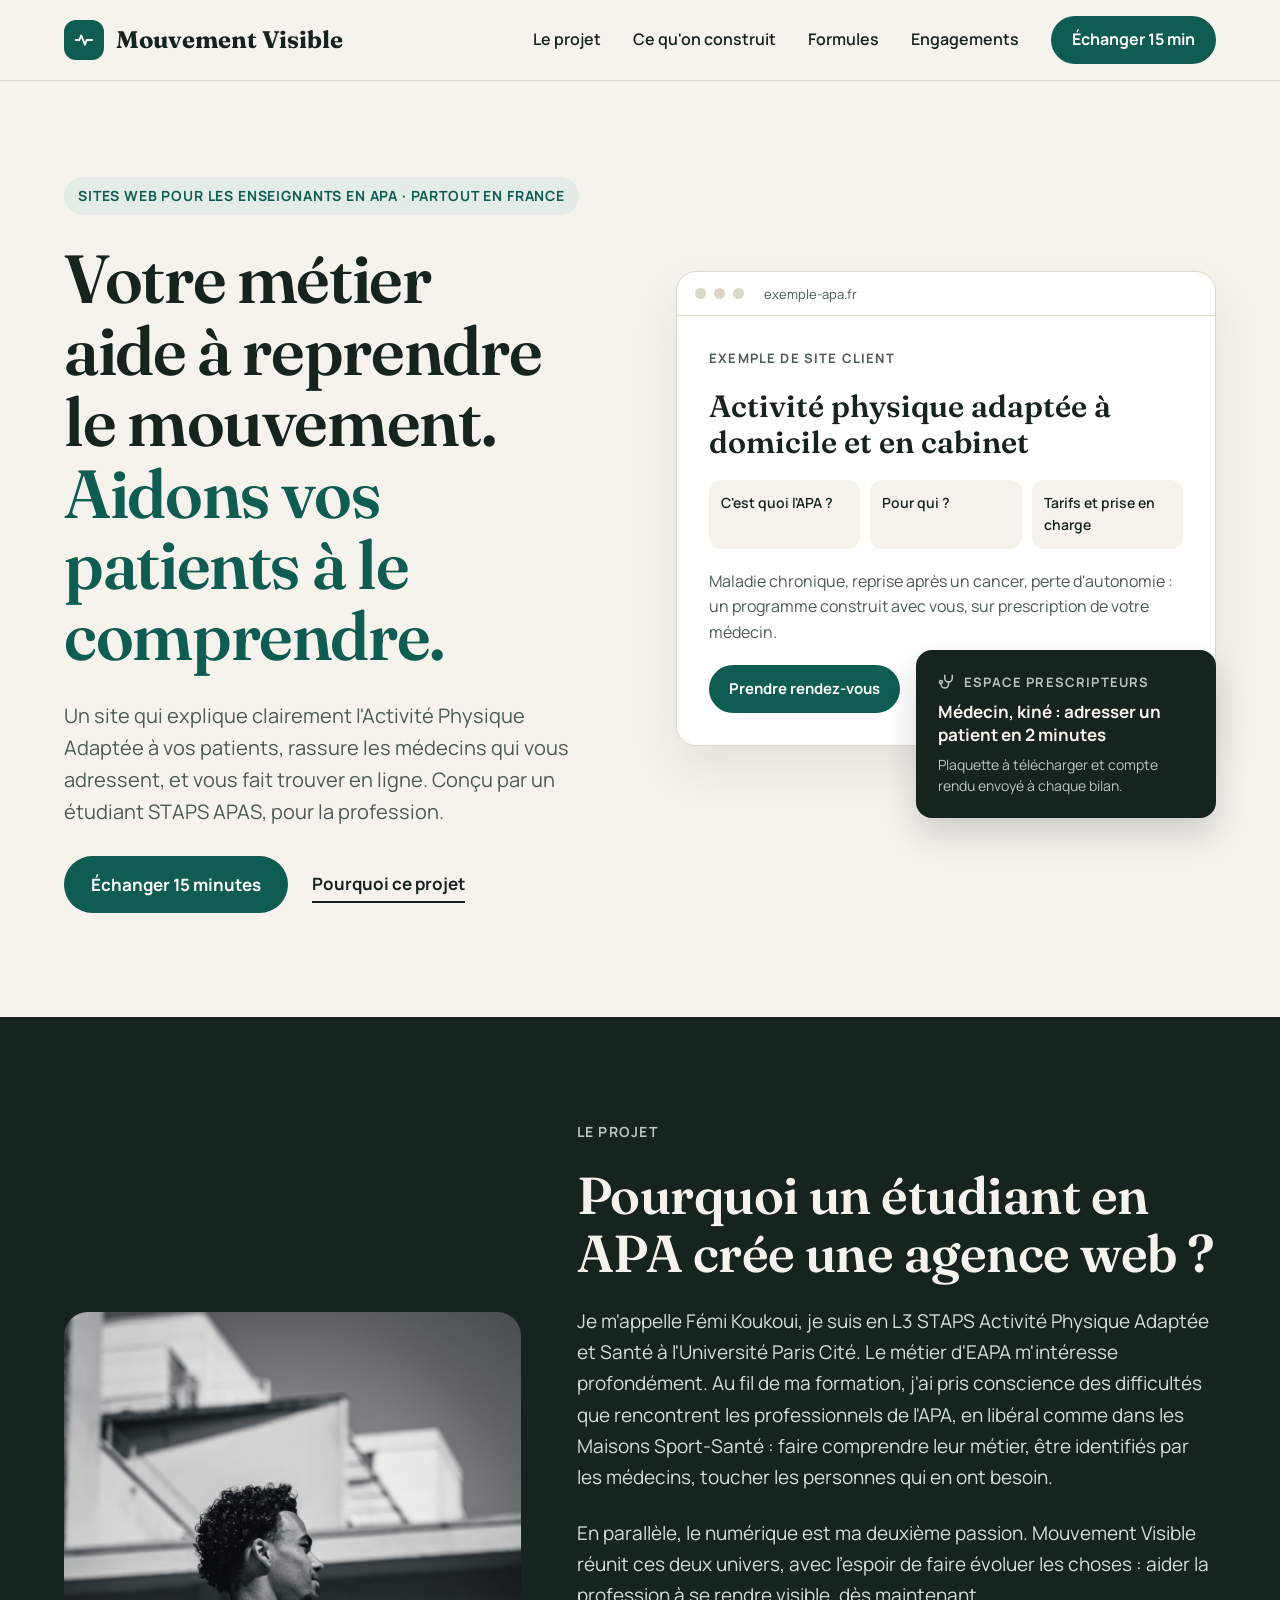
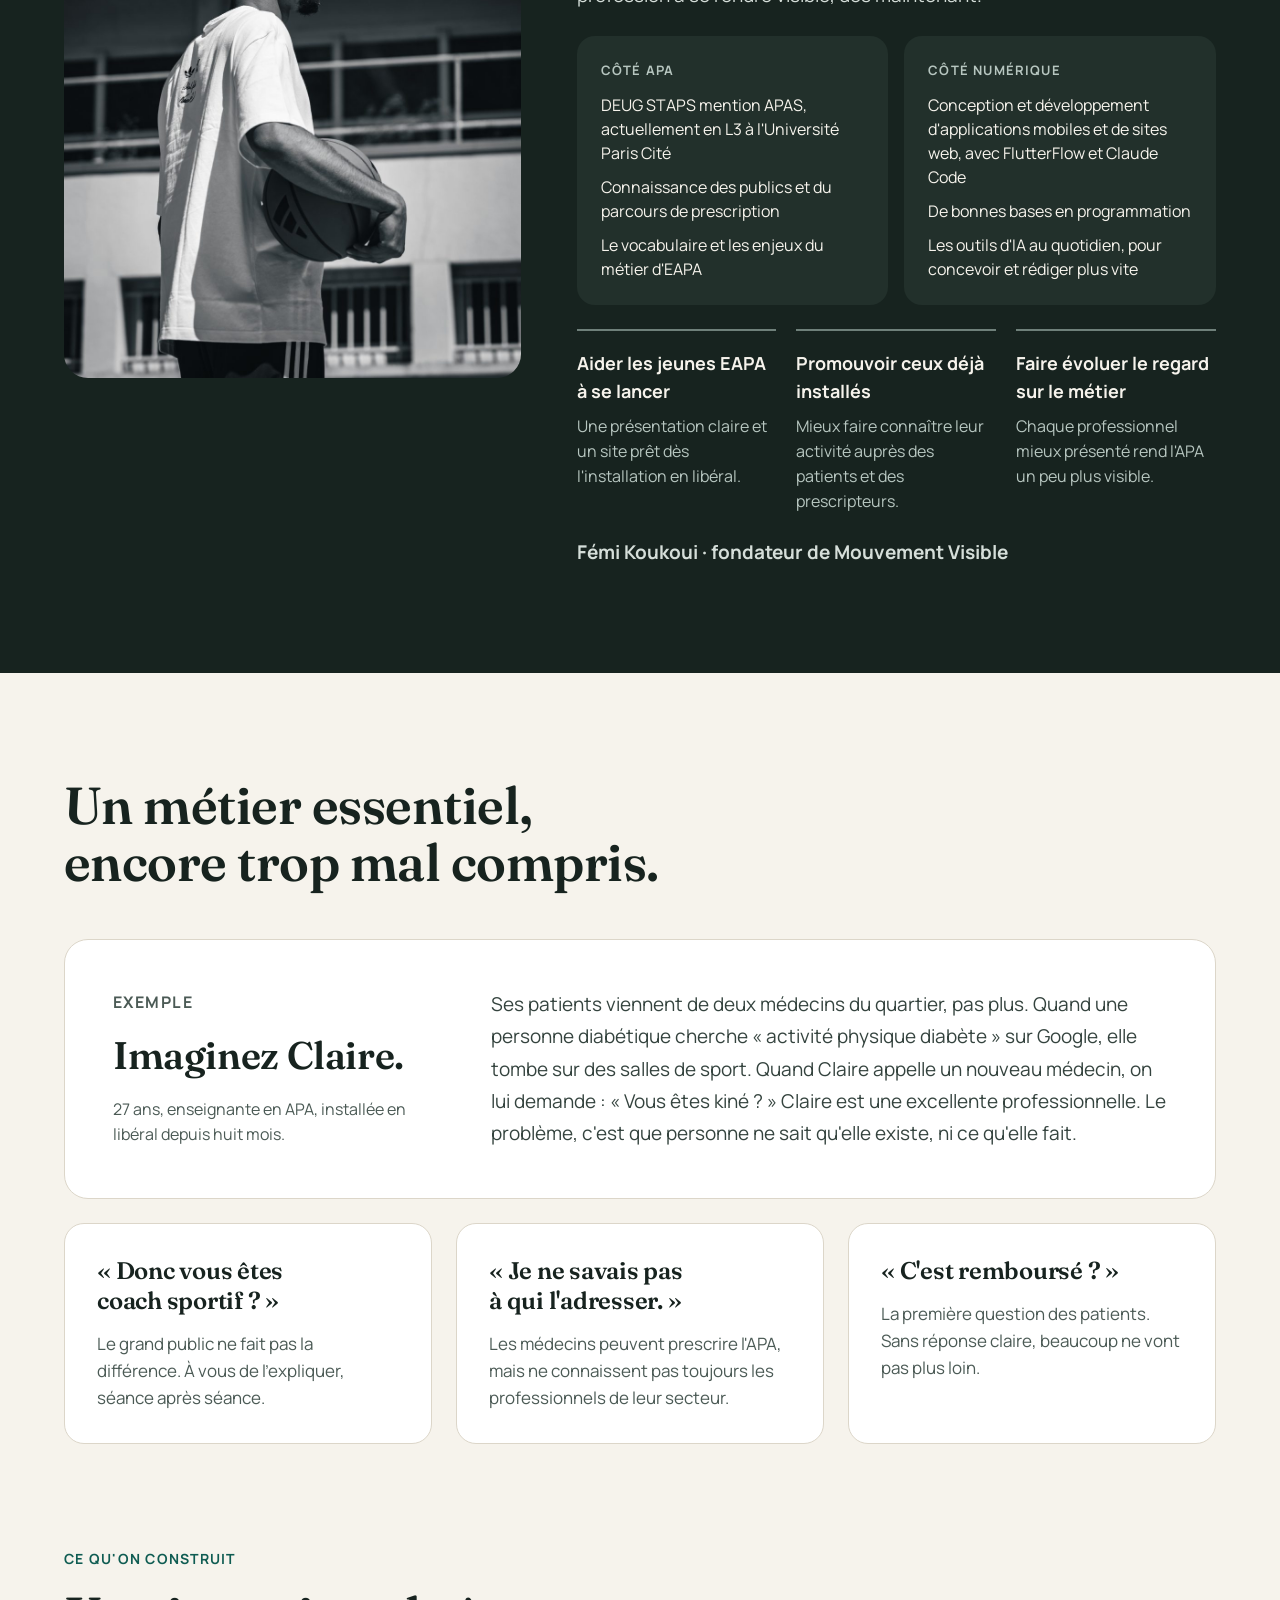
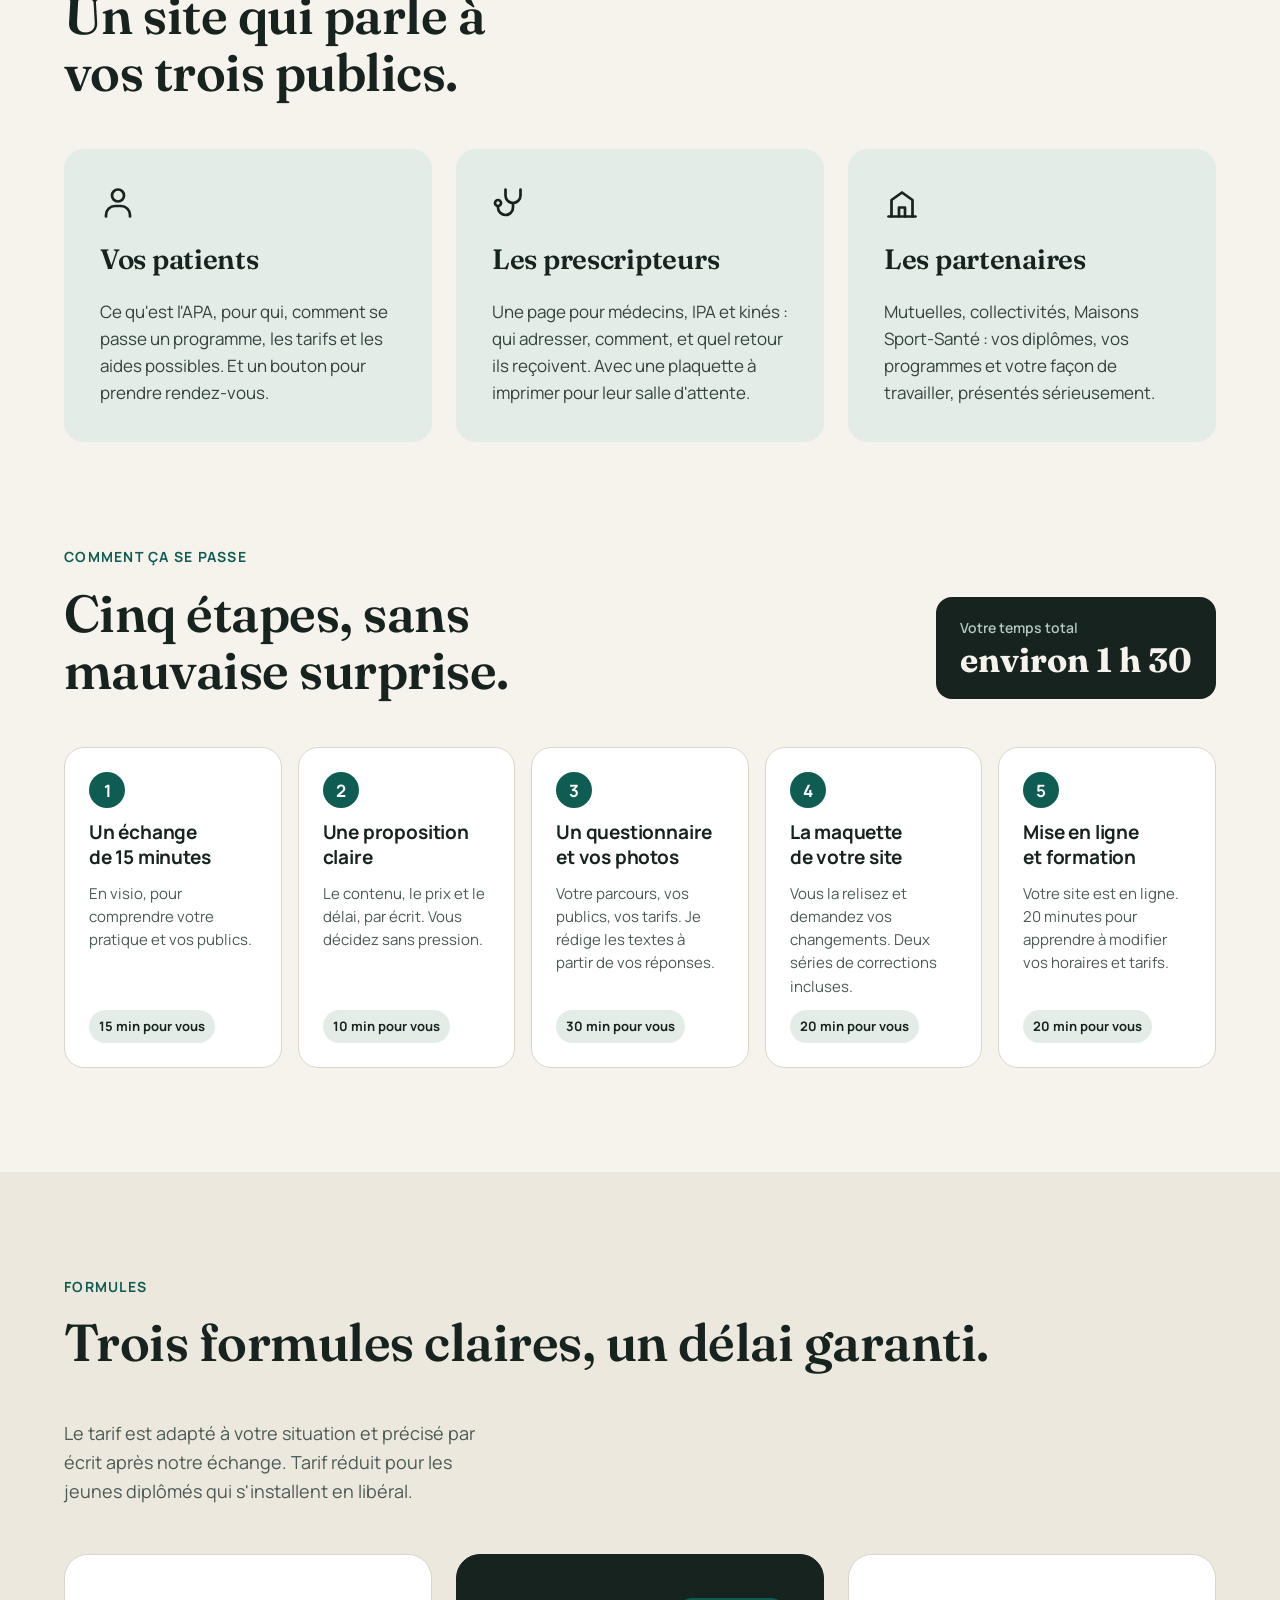
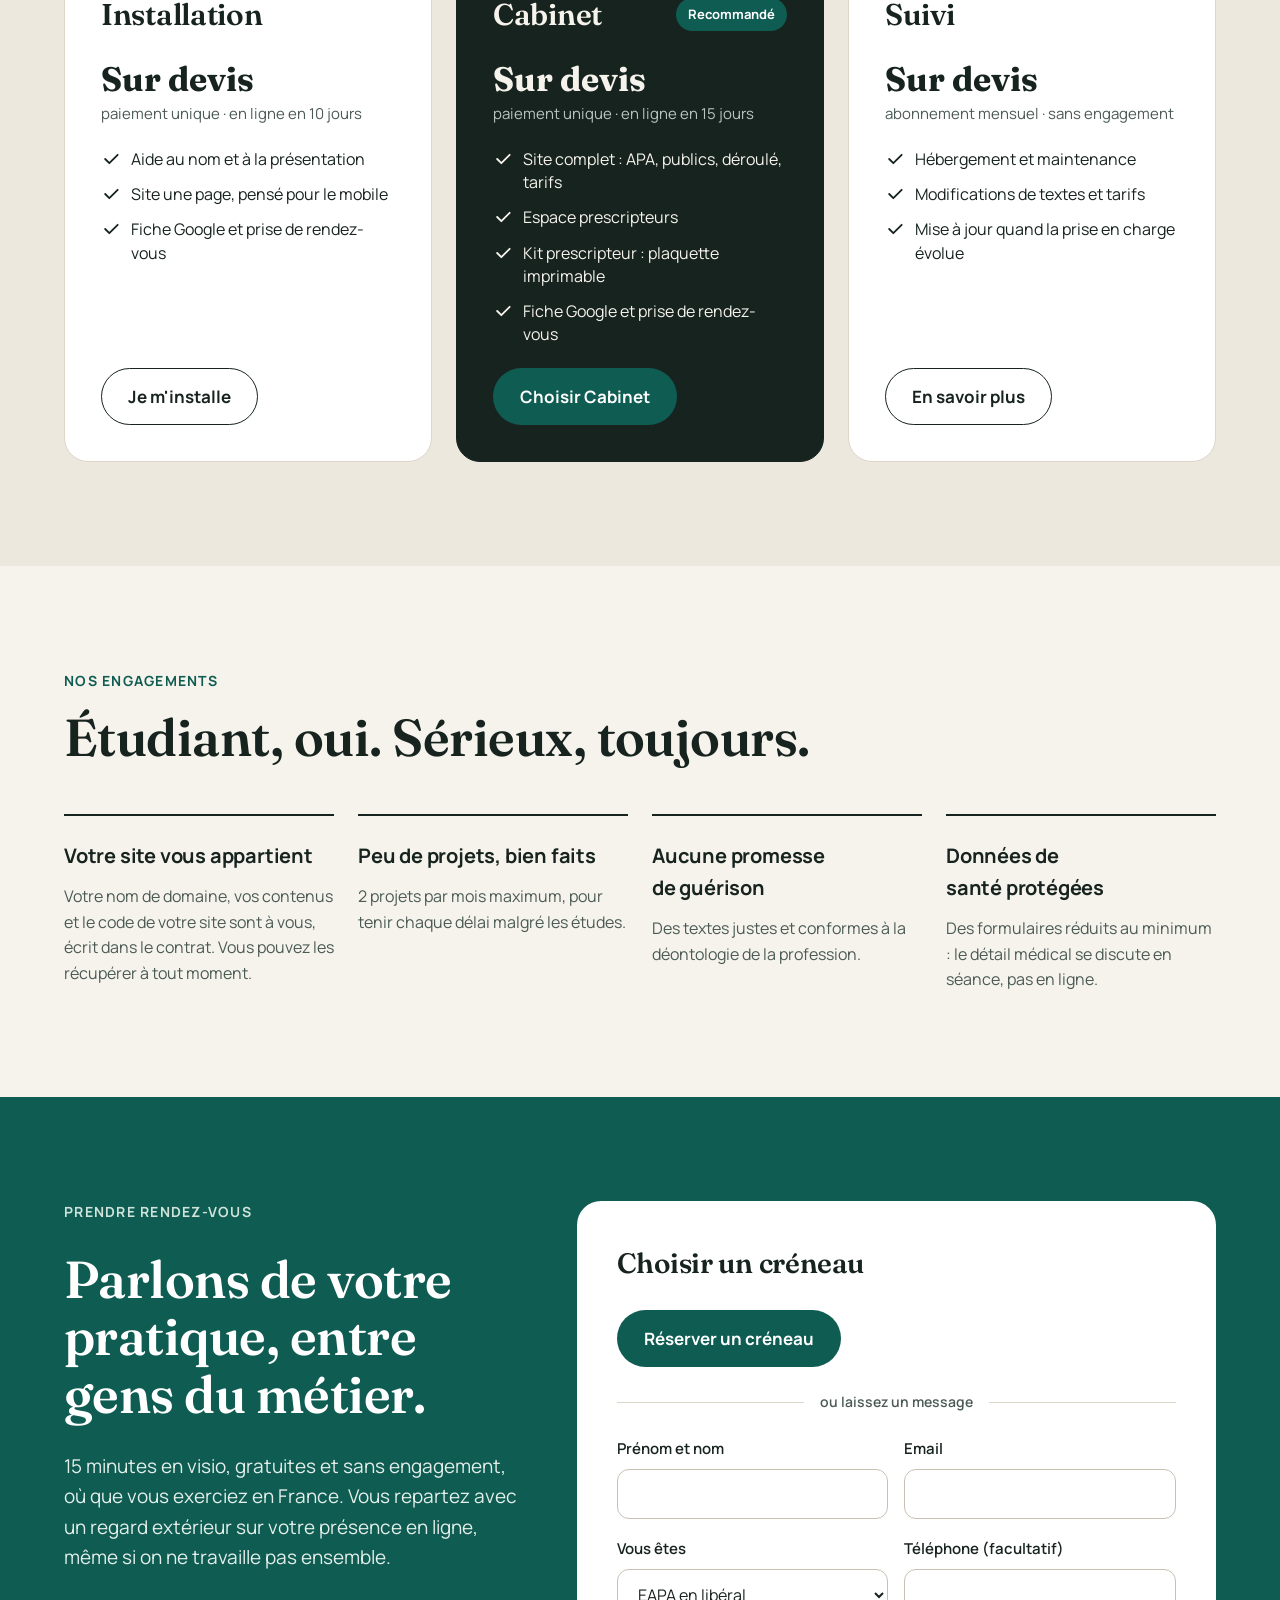
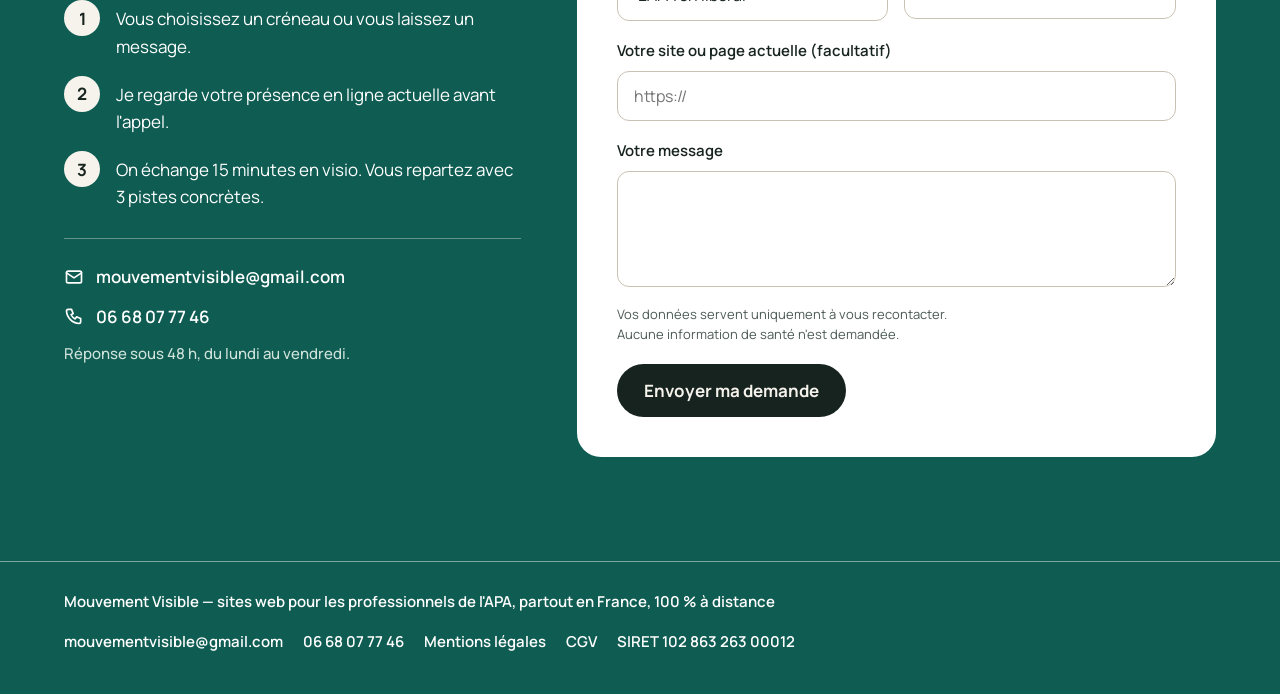
<file: index.html>
<!doctype html>
<html lang="fr">
<head>
  <meta charset="utf-8">
  <meta name="viewport" content="width=device-width, initial-scale=1">
  <title>Mouvement Visible — Sites web pour enseignants en APA</title>
  <meta name="description" content="Sites web pour les enseignants en Activité Physique Adaptée et les structures sport-santé : expliquer votre métier, rassurer les prescripteurs, être trouvé en ligne.">
  <meta property="og:title" content="Mouvement Visible — Sites web pour enseignants en APA">
  <meta property="og:description" content="Un site qui explique clairement l'APA à vos patients, rassure les médecins qui vous adressent, et vous fait trouver en ligne.">
  <meta property="og:type" content="website">
  <meta property="og:locale" content="fr_FR">
  <meta name="theme-color" content="#0F5C52">
  <link rel="icon" href="assets/img/favicon.svg" type="image/svg+xml">
  <link rel="preconnect" href="https://fonts.googleapis.com">
  <link rel="preconnect" href="https://fonts.gstatic.com" crossorigin>
  <link rel="stylesheet" href="https://fonts.googleapis.com/css2?family=Fraunces:opsz,wght@9..144,600;9..144,700&family=Manrope:wght@400;500;600;700&display=swap">
  <link rel="stylesheet" href="assets/css/style.css">
</head>
<body>

<header class="site-header">
  <div class="container">
    <a class="brand" href="#top" aria-label="Mouvement Visible, retour en haut de page">
      <span class="brand-mark" aria-hidden="true">
        <svg width="22" height="22" viewBox="0 0 24 24" fill="none" stroke="#fff" stroke-width="2" stroke-linecap="round" stroke-linejoin="round"><path d="M3 12h4l2-5 4 10 2-5h6"/></svg>
      </span>
      <span class="brand-name">Mouvement Visible</span>
    </a>
    <button class="nav-toggle" type="button" aria-expanded="false" aria-controls="nav" aria-label="Ouvrir le menu">
      <svg width="22" height="22" viewBox="0 0 24 24" fill="none" stroke="currentColor" stroke-width="2" stroke-linecap="round"><path d="M4 7h16M4 12h16M4 17h16"/></svg>
    </button>
    <nav class="nav" id="nav" aria-label="Navigation principale">
      <a href="#projet">Le projet</a>
      <a href="#offre">Ce qu'on construit</a>
      <a href="#formules">Formules</a>
      <a href="#engagements">Engagements</a>
      <a class="btn btn--primary" href="#contact">Échanger 15 min</a>
    </nav>
  </div>
</header>

<main id="top">

  <!-- HERO -->
  <section class="hero">
    <div class="container">
      <div class="hero-text">
        <span class="badge">Sites web pour les enseignants en APA · partout en France</span>
        <h1>Votre métier aide à reprendre le mouvement. <span class="accent">Aidons vos patients à le comprendre.</span></h1>
        <p class="hero-lead">Un site qui explique clairement l'Activité Physique Adaptée à vos patients, rassure les médecins qui vous adressent, et vous fait trouver en ligne. Conçu par un étudiant STAPS APAS, pour la profession.</p>
        <div class="hero-actions">
          <a class="btn btn--primary" href="#contact">Échanger 15 minutes</a>
          <a class="link-underline" href="#projet">Pourquoi ce projet</a>
        </div>
      </div>

      <div class="hero-visual" aria-label="Exemple de site réalisé pour un enseignant en APA">
        <div class="browser">
          <div class="browser-bar" aria-hidden="true">
            <span class="dot"></span><span class="dot"></span><span class="dot"></span>
            <span class="url">exemple-apa.fr</span>
          </div>
          <div class="browser-body">
            <span class="label">Exemple de site client</span>
            <span class="title">Activité physique adaptée à domicile et en cabinet</span>
            <div class="chips"><span>C'est quoi l'APA ?</span><span>Pour qui ?</span><span>Tarifs et prise en charge</span></div>
            <p>Maladie chronique, reprise après un cancer, perte d'autonomie : un programme construit avec vous, sur prescription de votre médecin.</p>
            <span class="fake-btn">Prendre rendez-vous</span>
          </div>
        </div>
        <div class="prescriber-card">
          <span class="k">
            <svg width="18" height="18" viewBox="0 0 24 24" fill="none" stroke="currentColor" stroke-width="2" stroke-linecap="round" stroke-linejoin="round" aria-hidden="true"><path d="M9 3v4a5 5 0 0 0 10 0V3"/><path d="M14 12v3a5 5 0 0 1-10 0v-1"/><circle cx="4" cy="12" r="2"/></svg>
            Espace prescripteurs
          </span>
          <strong>Médecin, kiné : adresser un patient en 2 minutes</strong>
          <p>Plaquette à télécharger et compte rendu envoyé à chaque bilan.</p>
        </div>
      </div>
    </div>
  </section>

  <!-- LE PROJET -->
  <section class="section projet on-dark" id="projet">
    <div class="container">
      <img class="projet-photo" src="assets/img/femi-koukoui.jpg" width="1000" height="1500" loading="lazy" alt="Fémi Koukoui, fondateur de Mouvement Visible, un ballon de basket sous le bras">
      <div class="projet-text">
        <span class="eyebrow">Le projet</span>
        <h2>Pourquoi un étudiant en APA crée une agence web ?</h2>
        <p>Je m'appelle Fémi Koukoui, je suis en L3 STAPS Activité Physique Adaptée et Santé à l'Université Paris Cité. Le métier d'EAPA m'intéresse profondément. Au fil de ma formation, j'ai pris conscience des difficultés que rencontrent les professionnels de l'APA, en libéral comme dans les Maisons Sport-Santé : faire comprendre leur métier, être identifiés par les médecins, toucher les personnes qui en ont besoin.</p>
        <p>En parallèle, le numérique est ma deuxième passion. Mouvement Visible réunit ces deux univers, avec l'espoir de faire évoluer les choses : aider la profession à se rendre visible, dès maintenant.</p>
        <div class="skills">
          <div class="skill-card">
            <h3>Côté APA</h3>
            <ul>
              <li>DEUG STAPS mention APAS, actuellement en L3 à l'Université Paris Cité</li>
              <li>Connaissance des publics et du parcours de prescription</li>
              <li>Le vocabulaire et les enjeux du métier d'EAPA</li>
            </ul>
          </div>
          <div class="skill-card">
            <h3>Côté numérique</h3>
            <ul>
              <li>Conception et développement d'applications mobiles et de sites web, avec FlutterFlow et Claude Code</li>
              <li>De bonnes bases en programmation</li>
              <li>Les outils d'IA au quotidien, pour concevoir et rédiger plus vite</li>
            </ul>
          </div>
        </div>
        <div class="pillars">
          <div class="pillar"><strong>Aider les jeunes EAPA à se lancer</strong><span>Une présentation claire et un site prêt dès l'installation en libéral.</span></div>
          <div class="pillar"><strong>Promouvoir ceux déjà installés</strong><span>Mieux faire connaître leur activité auprès des patients et des prescripteurs.</span></div>
          <div class="pillar"><strong>Faire évoluer le regard sur le métier</strong><span>Chaque professionnel mieux présenté rend l'APA un peu plus visible.</span></div>
        </div>
        <p class="signature">Fémi Koukoui · fondateur de Mouvement Visible</p>
      </div>
    </div>
  </section>

  <!-- LE CONSTAT -->
  <section class="section">
    <div class="container">
      <div class="section-head">
        <h2>Un métier essentiel, encore trop mal compris.</h2>
      </div>
      <div class="story">
        <div class="story-intro">
          <span class="eyebrow">Exemple</span>
          <h3>Imaginez Claire.</h3>
          <span>27 ans, enseignante en APA, installée en libéral depuis huit mois.</span>
        </div>
        <p>Ses patients viennent de deux médecins du quartier, pas plus. Quand une personne diabétique cherche « activité physique diabète » sur Google, elle tombe sur des salles de sport. Quand Claire appelle un nouveau médecin, on lui demande : « Vous êtes kiné ? » Claire est une excellente professionnelle. Le problème, c'est que personne ne sait qu'elle existe, ni ce qu'elle fait.</p>
      </div>
      <div class="quotes">
        <div class="quote"><h3>« Donc vous êtes coach sportif ? »</h3><p>Le grand public ne fait pas la différence. À vous de l'expliquer, séance après séance.</p></div>
        <div class="quote"><h3>« Je ne savais pas à qui l'adresser. »</h3><p>Les médecins peuvent prescrire l'APA, mais ne connaissent pas toujours les professionnels de leur secteur.</p></div>
        <div class="quote"><h3>« C'est remboursé ? »</h3><p>La première question des patients. Sans réponse claire, beaucoup ne vont pas plus loin.</p></div>
      </div>
    </div>
  </section>

  <!-- CE QU'ON CONSTRUIT -->
  <section class="section" id="offre" style="padding-top: 0">
    <div class="container">
      <div class="section-head">
        <span class="eyebrow">Ce qu'on construit</span>
        <h2>Un site qui parle à vos trois publics.</h2>
      </div>
      <div class="cards-3">
        <div class="feature">
          <svg width="36" height="36" viewBox="0 0 24 24" fill="none" stroke="#17231F" stroke-width="1.8" stroke-linecap="round" stroke-linejoin="round" aria-hidden="true"><circle cx="12" cy="7" r="4"/><path d="M4 21v-1a6 6 0 0 1 6-6h4a6 6 0 0 1 6 6v1"/></svg>
          <h3>Vos patients</h3>
          <p>Ce qu'est l'APA, pour qui, comment se passe un programme, les tarifs et les aides possibles. Et un bouton pour prendre rendez-vous.</p>
        </div>
        <div class="feature">
          <svg width="36" height="36" viewBox="0 0 24 24" fill="none" stroke="#17231F" stroke-width="1.8" stroke-linecap="round" stroke-linejoin="round" aria-hidden="true"><path d="M9 3v4a5 5 0 0 0 10 0V3"/><path d="M14 12v3a5 5 0 0 1-10 0v-1"/><circle cx="4" cy="12" r="2"/></svg>
          <h3>Les prescripteurs</h3>
          <p>Une page pour médecins, IPA et kinés : qui adresser, comment, et quel retour ils reçoivent. Avec une plaquette à imprimer pour leur salle d'attente.</p>
        </div>
        <div class="feature">
          <svg width="36" height="36" viewBox="0 0 24 24" fill="none" stroke="#17231F" stroke-width="1.8" stroke-linecap="round" stroke-linejoin="round" aria-hidden="true"><path d="M3 21h18"/><path d="M5 21V10l7-5 7 5v11"/><path d="M10 21v-6h4v6"/></svg>
          <h3>Les partenaires</h3>
          <p>Mutuelles, collectivités, Maisons Sport-Santé : vos diplômes, vos programmes et votre façon de travailler, présentés sérieusement.</p>
        </div>
      </div>
    </div>
  </section>

  <!-- COMMENT ÇA SE PASSE -->
  <section class="section" id="deroule" style="padding-top: 0">
    <div class="container">
      <div class="section-head section-head--split">
        <div style="display:flex;flex-direction:column;gap:16px;max-width:760px">
          <span class="eyebrow">Comment ça se passe</span>
          <h2>Cinq étapes, sans mauvaise surprise.</h2>
        </div>
        <div class="total-time"><span>Votre temps total</span><strong>environ 1 h 30</strong></div>
      </div>
      <ol class="steps">
        <li class="step"><span class="step-num" aria-hidden="true">1</span><h3>Un échange de 15 minutes</h3><p>En visio, pour comprendre votre pratique et vos publics.</p><span class="time">15 min pour vous</span></li>
        <li class="step"><span class="step-num" aria-hidden="true">2</span><h3>Une proposition claire</h3><p>Le contenu, le prix et le délai, par écrit. Vous décidez sans pression.</p><span class="time">10 min pour vous</span></li>
        <li class="step"><span class="step-num" aria-hidden="true">3</span><h3>Un questionnaire et vos photos</h3><p>Votre parcours, vos publics, vos tarifs. Je rédige les textes à partir de vos réponses.</p><span class="time">30 min pour vous</span></li>
        <li class="step"><span class="step-num" aria-hidden="true">4</span><h3>La maquette de votre site</h3><p>Vous la relisez et demandez vos changements. Deux séries de corrections incluses.</p><span class="time">20 min pour vous</span></li>
        <li class="step"><span class="step-num" aria-hidden="true">5</span><h3>Mise en ligne et formation</h3><p>Votre site est en ligne. 20 minutes pour apprendre à modifier vos horaires et tarifs.</p><span class="time">20 min pour vous</span></li>
      </ol>
    </div>
  </section>

  <!-- FORMULES -->
  <section class="section formules" id="formules">
    <div class="container">
      <div class="section-head section-head--split">
        <div style="display:flex;flex-direction:column;gap:16px">
          <span class="eyebrow">Formules</span>
          <h2>Trois formules claires, un délai garanti.</h2>
        </div>
        <p>Le tarif est adapté à votre situation et précisé par écrit après notre échange. Tarif réduit pour les jeunes diplômés qui s'installent en libéral.</p>
      </div>
      <div class="plans">
        <article class="plan">
          <div class="plan-head"><h3>Installation</h3></div>
          <div class="price"><strong>Sur devis</strong><span>paiement unique · en ligne en 10 jours</span></div>
          <ul>
            <li><svg width="20" height="20" viewBox="0 0 24 24" fill="none" stroke="currentColor" stroke-width="2.2" stroke-linecap="round" stroke-linejoin="round" aria-hidden="true"><path d="M5 12l5 5L20 7"/></svg>Aide au nom et à la présentation</li>
            <li><svg width="20" height="20" viewBox="0 0 24 24" fill="none" stroke="currentColor" stroke-width="2.2" stroke-linecap="round" stroke-linejoin="round" aria-hidden="true"><path d="M5 12l5 5L20 7"/></svg>Site une page, pensé pour le mobile</li>
            <li><svg width="20" height="20" viewBox="0 0 24 24" fill="none" stroke="currentColor" stroke-width="2.2" stroke-linecap="round" stroke-linejoin="round" aria-hidden="true"><path d="M5 12l5 5L20 7"/></svg>Fiche Google et prise de rendez-vous</li>
          </ul>
          <a class="btn btn--outline" href="#contact">Je m'installe</a>
        </article>
        <article class="plan plan--featured">
          <div class="plan-head"><h3>Cabinet</h3><span class="tag">Recommandé</span></div>
          <div class="price"><strong>Sur devis</strong><span>paiement unique · en ligne en 15 jours</span></div>
          <ul>
            <li><svg width="20" height="20" viewBox="0 0 24 24" fill="none" stroke="currentColor" stroke-width="2.2" stroke-linecap="round" stroke-linejoin="round" aria-hidden="true"><path d="M5 12l5 5L20 7"/></svg>Site complet : APA, publics, déroulé, tarifs</li>
            <li><svg width="20" height="20" viewBox="0 0 24 24" fill="none" stroke="currentColor" stroke-width="2.2" stroke-linecap="round" stroke-linejoin="round" aria-hidden="true"><path d="M5 12l5 5L20 7"/></svg>Espace prescripteurs</li>
            <li><svg width="20" height="20" viewBox="0 0 24 24" fill="none" stroke="currentColor" stroke-width="2.2" stroke-linecap="round" stroke-linejoin="round" aria-hidden="true"><path d="M5 12l5 5L20 7"/></svg>Kit prescripteur : plaquette imprimable</li>
            <li><svg width="20" height="20" viewBox="0 0 24 24" fill="none" stroke="currentColor" stroke-width="2.2" stroke-linecap="round" stroke-linejoin="round" aria-hidden="true"><path d="M5 12l5 5L20 7"/></svg>Fiche Google et prise de rendez-vous</li>
          </ul>
          <a class="btn btn--primary" href="#contact">Choisir Cabinet</a>
        </article>
        <article class="plan">
          <div class="plan-head"><h3>Suivi</h3></div>
          <div class="price"><strong>Sur devis</strong><span>abonnement mensuel · sans engagement</span></div>
          <ul>
            <li><svg width="20" height="20" viewBox="0 0 24 24" fill="none" stroke="currentColor" stroke-width="2.2" stroke-linecap="round" stroke-linejoin="round" aria-hidden="true"><path d="M5 12l5 5L20 7"/></svg>Hébergement et maintenance</li>
            <li><svg width="20" height="20" viewBox="0 0 24 24" fill="none" stroke="currentColor" stroke-width="2.2" stroke-linecap="round" stroke-linejoin="round" aria-hidden="true"><path d="M5 12l5 5L20 7"/></svg>Modifications de textes et tarifs</li>
            <li><svg width="20" height="20" viewBox="0 0 24 24" fill="none" stroke="currentColor" stroke-width="2.2" stroke-linecap="round" stroke-linejoin="round" aria-hidden="true"><path d="M5 12l5 5L20 7"/></svg>Mise à jour quand la prise en charge évolue</li>
          </ul>
          <a class="btn btn--outline" href="#contact">En savoir plus</a>
        </article>
      </div>
    </div>
  </section>

  <!-- ENGAGEMENTS -->
  <section class="section" id="engagements">
    <div class="container">
      <div class="section-head">
        <span class="eyebrow">Nos engagements</span>
        <h2>Étudiant, oui. Sérieux, toujours.</h2>
      </div>
      <div class="commitments">
        <div class="commitment"><h3>Votre site vous appartient</h3><p>Votre nom de domaine, vos contenus et le code de votre site sont à vous, écrit dans le contrat. Vous pouvez les récupérer à tout moment.</p></div>
        <div class="commitment"><h3>Peu de projets, bien faits</h3><p>2 projets par mois maximum, pour tenir chaque délai malgré les études.</p></div>
        <div class="commitment"><h3>Aucune promesse de guérison</h3><p>Des textes justes et conformes à la déontologie de la profession.</p></div>
        <div class="commitment"><h3>Données de santé protégées</h3><p>Des formulaires réduits au minimum : le détail médical se discute en séance, pas en ligne.</p></div>
      </div>
    </div>
  </section>

  <!-- CONTACT -->
  <section class="section contact" id="contact">
    <div class="container">
      <div class="contact-intro">
        <span class="eyebrow">Prendre rendez-vous</span>
        <h2>Parlons de votre pratique, entre gens du métier.</h2>
        <p>15 minutes en visio, gratuites et sans engagement, où que vous exerciez en France. Vous repartez avec un regard extérieur sur votre présence en ligne, même si on ne travaille pas ensemble.</p>
        <ol class="contact-steps">
          <li><span class="n" aria-hidden="true">1</span><span>Vous choisissez un créneau ou vous laissez un message.</span></li>
          <li><span class="n" aria-hidden="true">2</span><span>Je regarde votre présence en ligne actuelle avant l'appel.</span></li>
          <li><span class="n" aria-hidden="true">3</span><span>On échange 15 minutes en visio. Vous repartez avec 3 pistes concrètes.</span></li>
        </ol>
        <div class="coords">
          <a href="mailto:mouvementvisible@gmail.com">
            <svg width="20" height="20" viewBox="0 0 24 24" fill="none" stroke="currentColor" stroke-width="2" stroke-linecap="round" stroke-linejoin="round" aria-hidden="true"><rect x="3" y="5" width="18" height="14" rx="2"/><path d="M3 7l9 6 9-6"/></svg>
            mouvementvisible@gmail.com
          </a>
          <a href="tel:+33668077746">
            <svg width="20" height="20" viewBox="0 0 24 24" fill="none" stroke="currentColor" stroke-width="2" stroke-linecap="round" stroke-linejoin="round" aria-hidden="true"><path d="M5 4h4l2 5-2.5 1.5a11 11 0 0 0 5 5L15 13l5 2v4a2 2 0 0 1-2 2A16 16 0 0 1 3 6a2 2 0 0 1 2-2"/></svg>
            06 68 07 77 46
          </a>
          <small>Réponse sous 48 h, du lundi au vendredi.</small>
        </div>
      </div>

      <div class="form-card">
        <h3>Choisir un créneau</h3>
        <!-- À remplacer par le lien Calendly ou Cal.com quand il sera prêt -->
        <a class="btn btn--primary" href="mailto:mouvementvisible@gmail.com?subject=Demande%20d%27%C3%A9change%20de%2015%20minutes" style="align-self:flex-start">Réserver un créneau</a>
        <div class="divider">ou laissez un message</div>

        <form class="form" name="contact" method="POST" action="/merci.html" data-netlify="true" netlify-honeypot="bot-field">
          <input type="hidden" name="form-name" value="contact">
          <p class="hidden-field"><label>Ne pas remplir <input name="bot-field" tabindex="-1" autocomplete="off"></label></p>
          <div class="form-row">
            <label class="field" for="nom">Prénom et nom<input id="nom" name="nom" type="text" autocomplete="name" required></label>
            <label class="field" for="email">Email<input id="email" name="email" type="email" autocomplete="email" required></label>
          </div>
          <div class="form-row">
            <label class="field" for="profil">Vous êtes
              <select id="profil" name="profil">
                <option>EAPA en libéral</option>
                <option>Jeune diplômé qui s'installe</option>
                <option>Association ou structure APA</option>
                <option>Maison Sport-Santé</option>
                <option>Autre</option>
              </select>
            </label>
            <label class="field" for="telephone">Téléphone (facultatif)<input id="telephone" name="telephone" type="tel" autocomplete="tel"></label>
          </div>
          <label class="field" for="site">Votre site ou page actuelle (facultatif)<input id="site" name="site" type="url" placeholder="https://"></label>
          <label class="field" for="message">Votre message<textarea id="message" name="message" rows="4" required></textarea></label>
          <div class="form-foot">
            <small>Vos données servent uniquement à vous recontacter. Aucune information de santé n'est demandée.</small>
            <button class="btn btn--dark" type="submit">Envoyer ma demande</button>
          </div>
        </form>
      </div>
    </div>
  </section>
</main>

<footer class="site-footer">
  <div class="container">
    <span>Mouvement Visible — sites web pour les professionnels de l'APA, partout en France, 100 % à distance</span>
    <nav aria-label="Liens de pied de page">
      <a href="mailto:mouvementvisible@gmail.com">mouvementvisible@gmail.com</a>
      <a href="tel:+33668077746">06 68 07 77 46</a>
      <a href="mentions-legales.html">Mentions légales</a>
      <a href="cgv.html">CGV</a>
      <span>SIRET 102 863 263 00012</span>
    </nav>
  </div>
</footer>

<script src="assets/js/main.js" defer></script>
</body>
</html>
</file>
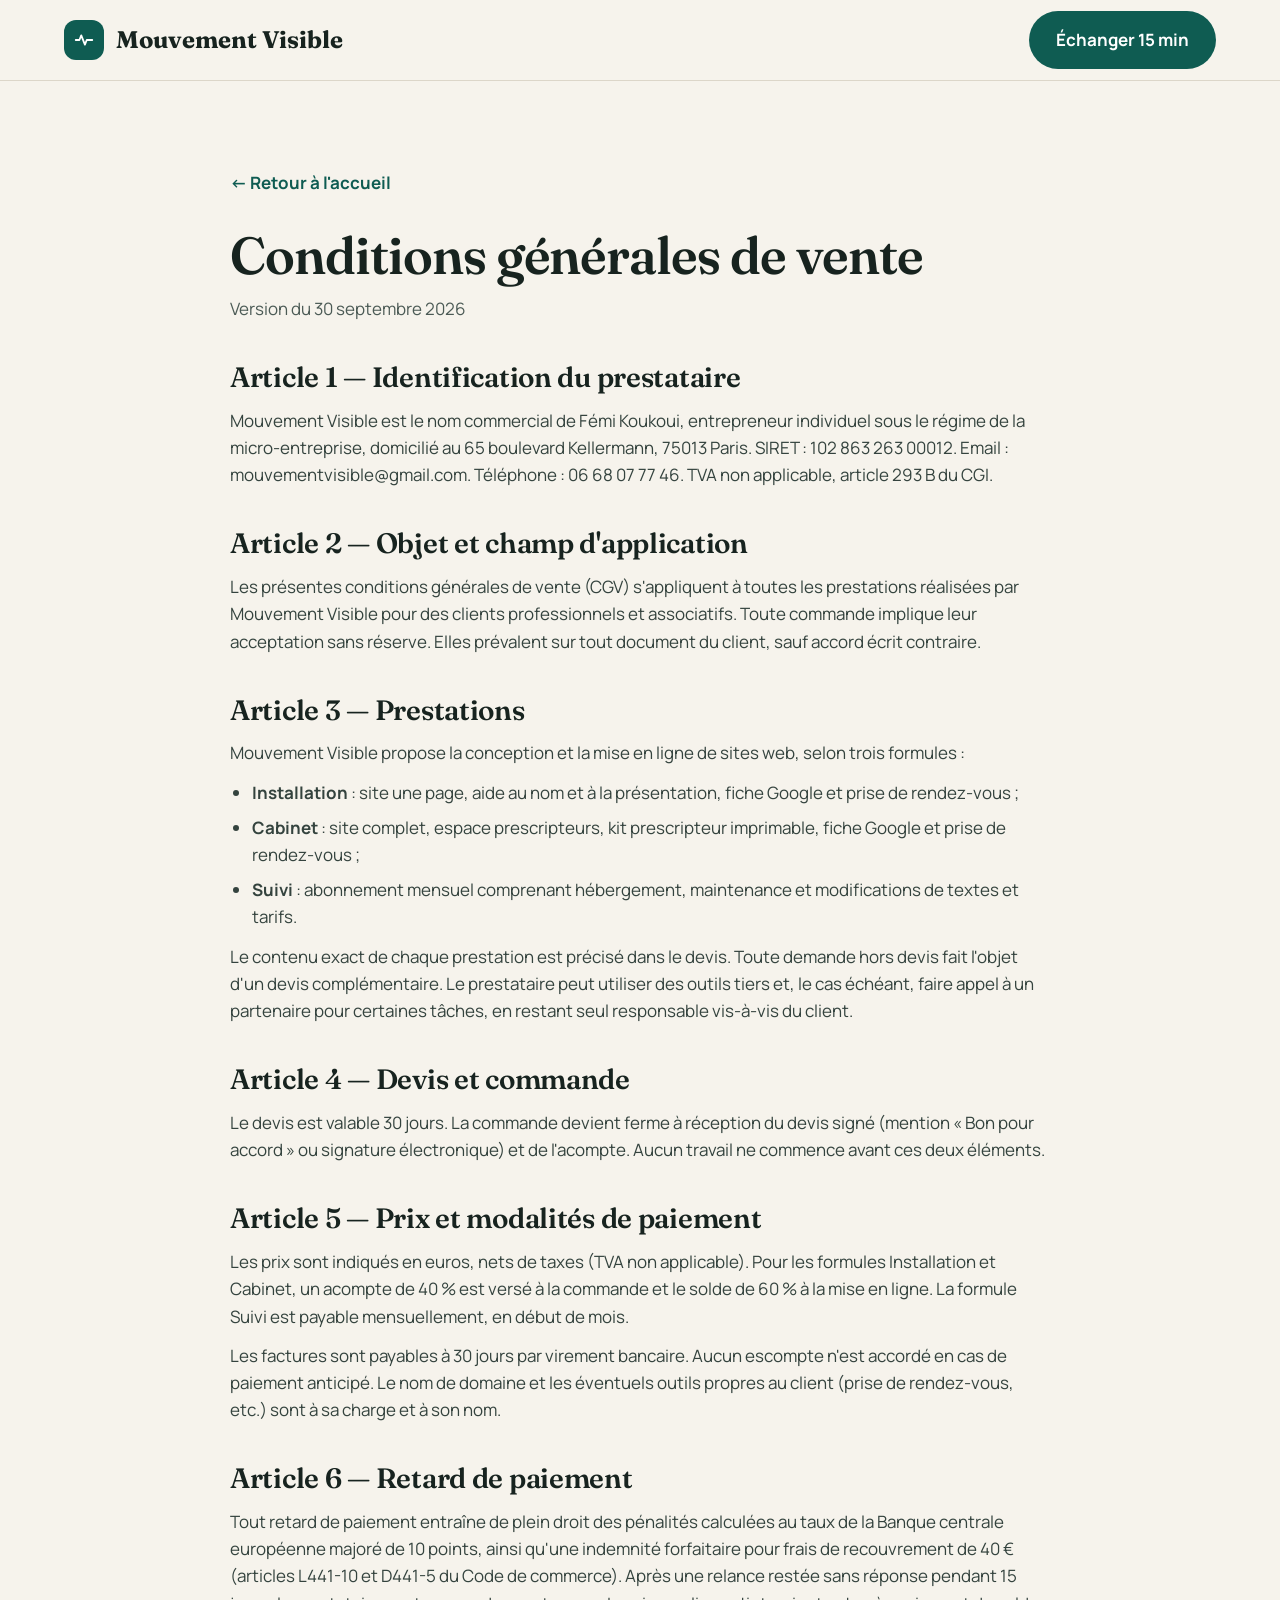
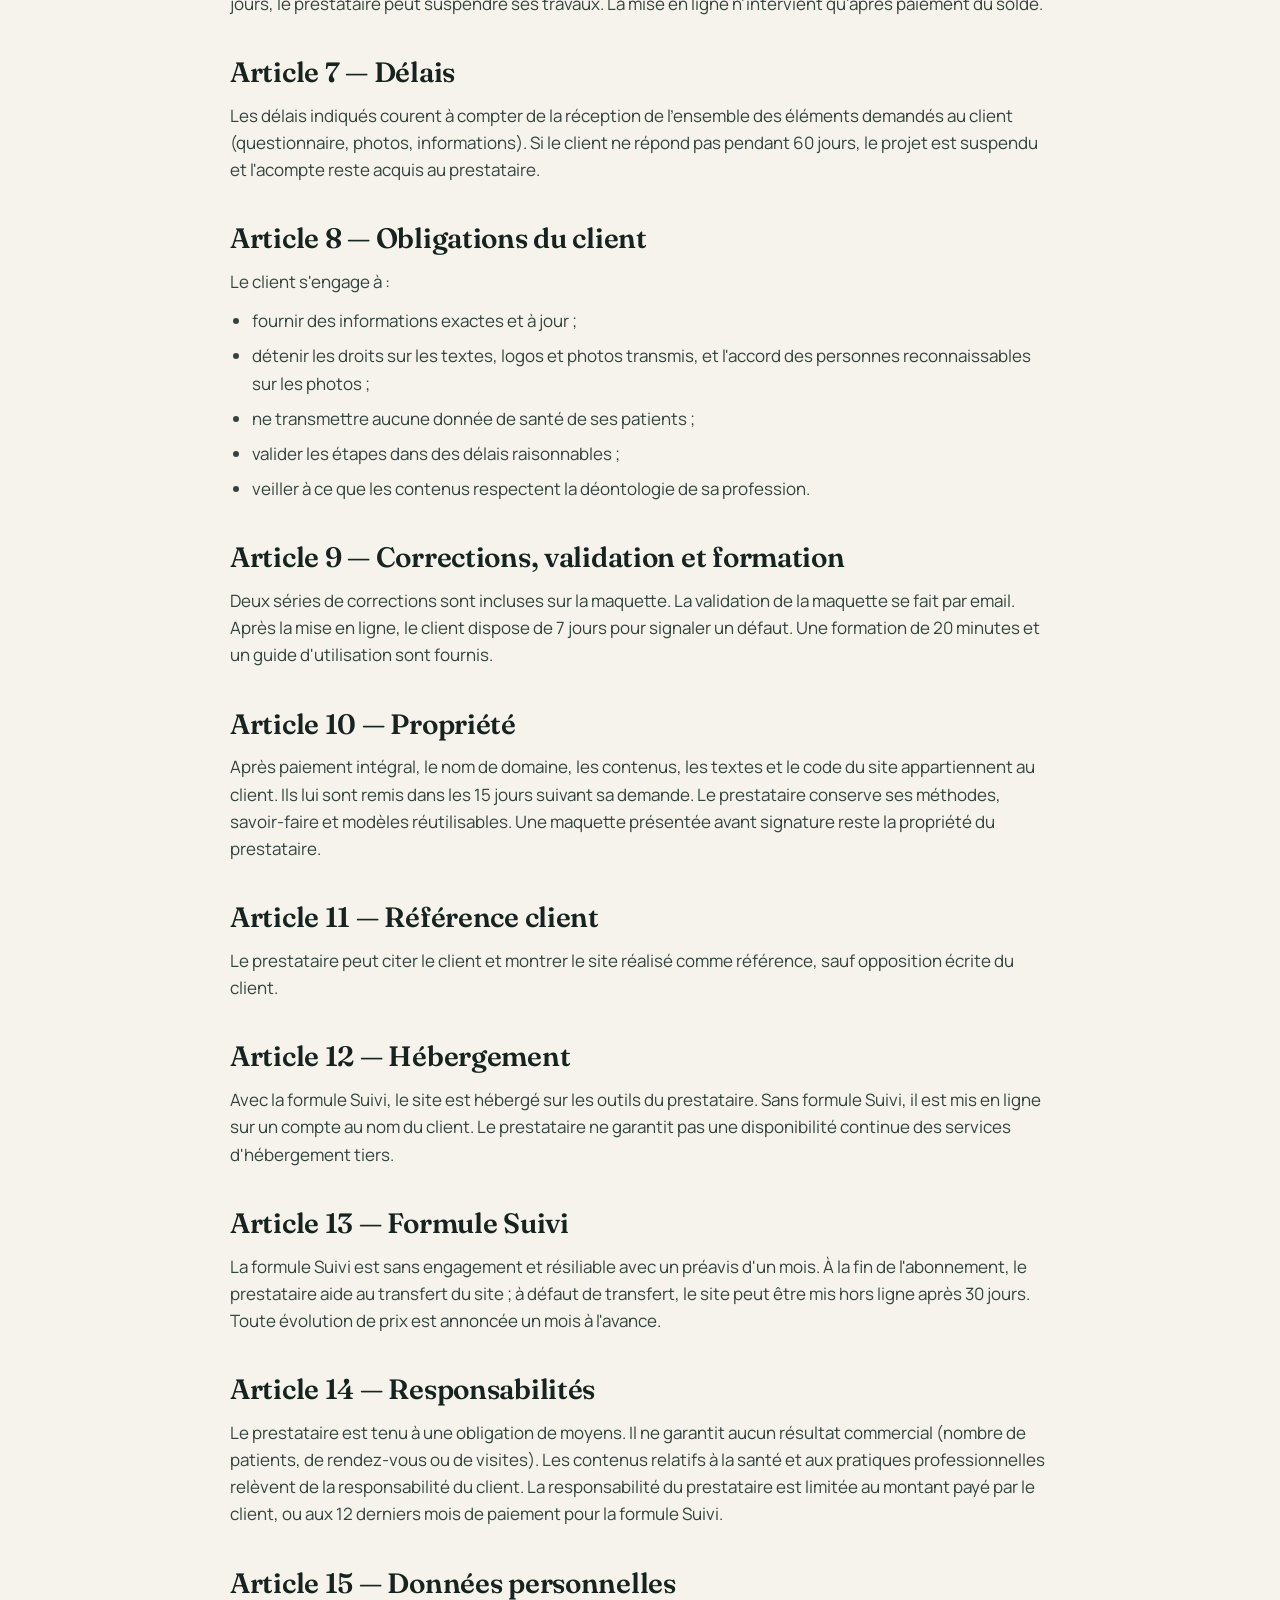
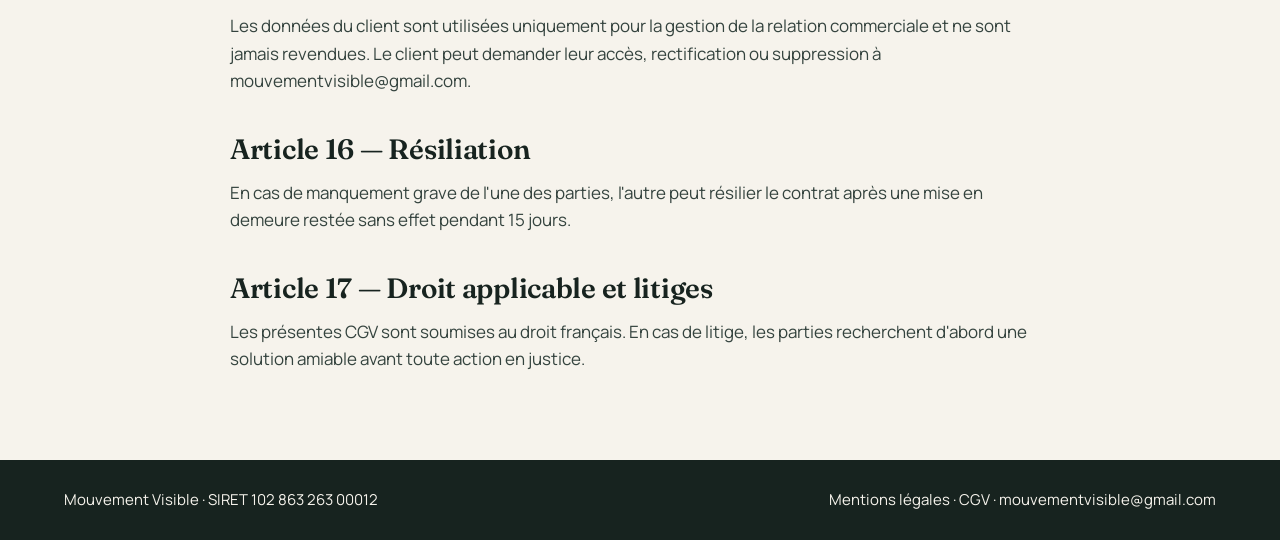
<file: cgv.html>
<!doctype html>
<html lang="fr">
<head>
  <meta charset="utf-8">
  <meta name="viewport" content="width=device-width, initial-scale=1">
  <title>Conditions générales de vente — Mouvement Visible</title>
  <meta name="description" content="Conditions générales de vente de Mouvement Visible.">
  <meta name="theme-color" content="#0F5C52">
  <link rel="icon" href="assets/img/favicon.svg" type="image/svg+xml">
  <link rel="preconnect" href="https://fonts.googleapis.com">
  <link rel="preconnect" href="https://fonts.gstatic.com" crossorigin>
  <link rel="stylesheet" href="https://fonts.googleapis.com/css2?family=Fraunces:opsz,wght@9..144,600;9..144,700&family=Manrope:wght@400;500;600;700&display=swap">
  <link rel="stylesheet" href="assets/css/style.css">
</head>
<body class="legal-page">
<header class="site-header">
  <div class="container">
    <a class="brand" href="index.html" aria-label="Mouvement Visible, retour à l'accueil">
      <span class="brand-mark" aria-hidden="true">
        <svg width="22" height="22" viewBox="0 0 24 24" fill="none" stroke="#fff" stroke-width="2" stroke-linecap="round" stroke-linejoin="round"><path d="M3 12h4l2-5 4 10 2-5h6"/></svg>
      </span>
      <span class="brand-name">Mouvement Visible</span>
    </a>
    <a class="btn btn--primary" href="index.html#contact">Échanger 15 min</a>
  </div>
</header>
<main class="legal">
  <div class="container">
    <a class="back-link" href="index.html">← Retour à l'accueil</a>
    <h1>Conditions générales de vente</h1>
    <p class="updated">Version du 30 septembre 2026</p>

    <h2>Article 1 — Identification du prestataire</h2>
    <p>Mouvement Visible est le nom commercial de Fémi Koukoui, entrepreneur individuel sous le régime de la micro-entreprise, domicilié au 65 boulevard Kellermann, 75013 Paris. SIRET : 102 863 263 00012. Email : mouvementvisible@gmail.com. Téléphone : 06 68 07 77 46. TVA non applicable, article 293 B du CGI.</p>

    <h2>Article 2 — Objet et champ d'application</h2>
    <p>Les présentes conditions générales de vente (CGV) s'appliquent à toutes les prestations réalisées par Mouvement Visible pour des clients professionnels et associatifs. Toute commande implique leur acceptation sans réserve. Elles prévalent sur tout document du client, sauf accord écrit contraire.</p>

    <h2>Article 3 — Prestations</h2>
    <p>Mouvement Visible propose la conception et la mise en ligne de sites web, selon trois formules :</p>
    <ul><li><strong>Installation</strong> : site une page, aide au nom et à la présentation, fiche Google et prise de rendez-vous ;</li><li><strong>Cabinet</strong> : site complet, espace prescripteurs, kit prescripteur imprimable, fiche Google et prise de rendez-vous ;</li><li><strong>Suivi</strong> : abonnement mensuel comprenant hébergement, maintenance et modifications de textes et tarifs.</li></ul>
    <p>Le contenu exact de chaque prestation est précisé dans le devis. Toute demande hors devis fait l'objet d'un devis complémentaire. Le prestataire peut utiliser des outils tiers et, le cas échéant, faire appel à un partenaire pour certaines tâches, en restant seul responsable vis-à-vis du client.</p>

    <h2>Article 4 — Devis et commande</h2>
    <p>Le devis est valable 30 jours. La commande devient ferme à réception du devis signé (mention « Bon pour accord » ou signature électronique) et de l'acompte. Aucun travail ne commence avant ces deux éléments.</p>

    <h2>Article 5 — Prix et modalités de paiement</h2>
    <p>Les prix sont indiqués en euros, nets de taxes (TVA non applicable). Pour les formules Installation et Cabinet, un acompte de 40 % est versé à la commande et le solde de 60 % à la mise en ligne. La formule Suivi est payable mensuellement, en début de mois.</p>
    <p>Les factures sont payables à 30 jours par virement bancaire. Aucun escompte n'est accordé en cas de paiement anticipé. Le nom de domaine et les éventuels outils propres au client (prise de rendez-vous, etc.) sont à sa charge et à son nom.</p>

    <h2>Article 6 — Retard de paiement</h2>
    <p>Tout retard de paiement entraîne de plein droit des pénalités calculées au taux de la Banque centrale européenne majoré de 10 points, ainsi qu'une indemnité forfaitaire pour frais de recouvrement de 40 € (articles L441-10 et D441-5 du Code de commerce). Après une relance restée sans réponse pendant 15 jours, le prestataire peut suspendre ses travaux. La mise en ligne n'intervient qu'après paiement du solde.</p>

    <h2>Article 7 — Délais</h2>
    <p>Les délais indiqués courent à compter de la réception de l'ensemble des éléments demandés au client (questionnaire, photos, informations). Si le client ne répond pas pendant 60 jours, le projet est suspendu et l'acompte reste acquis au prestataire.</p>

    <h2>Article 8 — Obligations du client</h2>
    <p>Le client s'engage à :</p>
    <ul><li>fournir des informations exactes et à jour ;</li><li>détenir les droits sur les textes, logos et photos transmis, et l'accord des personnes reconnaissables sur les photos ;</li><li>ne transmettre aucune donnée de santé de ses patients ;</li><li>valider les étapes dans des délais raisonnables ;</li><li>veiller à ce que les contenus respectent la déontologie de sa profession.</li></ul>

    <h2>Article 9 — Corrections, validation et formation</h2>
    <p>Deux séries de corrections sont incluses sur la maquette. La validation de la maquette se fait par email. Après la mise en ligne, le client dispose de 7 jours pour signaler un défaut. Une formation de 20 minutes et un guide d'utilisation sont fournis.</p>

    <h2>Article 10 — Propriété</h2>
    <p>Après paiement intégral, le nom de domaine, les contenus, les textes et le code du site appartiennent au client. Ils lui sont remis dans les 15 jours suivant sa demande. Le prestataire conserve ses méthodes, savoir-faire et modèles réutilisables. Une maquette présentée avant signature reste la propriété du prestataire.</p>

    <h2>Article 11 — Référence client</h2>
    <p>Le prestataire peut citer le client et montrer le site réalisé comme référence, sauf opposition écrite du client.</p>

    <h2>Article 12 — Hébergement</h2>
    <p>Avec la formule Suivi, le site est hébergé sur les outils du prestataire. Sans formule Suivi, il est mis en ligne sur un compte au nom du client. Le prestataire ne garantit pas une disponibilité continue des services d'hébergement tiers.</p>

    <h2>Article 13 — Formule Suivi</h2>
    <p>La formule Suivi est sans engagement et résiliable avec un préavis d'un mois. À la fin de l'abonnement, le prestataire aide au transfert du site ; à défaut de transfert, le site peut être mis hors ligne après 30 jours. Toute évolution de prix est annoncée un mois à l'avance.</p>

    <h2>Article 14 — Responsabilités</h2>
    <p>Le prestataire est tenu à une obligation de moyens. Il ne garantit aucun résultat commercial (nombre de patients, de rendez-vous ou de visites). Les contenus relatifs à la santé et aux pratiques professionnelles relèvent de la responsabilité du client. La responsabilité du prestataire est limitée au montant payé par le client, ou aux 12 derniers mois de paiement pour la formule Suivi.</p>

    <h2>Article 15 — Données personnelles</h2>
    <p>Les données du client sont utilisées uniquement pour la gestion de la relation commerciale et ne sont jamais revendues. Le client peut demander leur accès, rectification ou suppression à mouvementvisible@gmail.com.</p>

    <h2>Article 16 — Résiliation</h2>
    <p>En cas de manquement grave de l'une des parties, l'autre peut résilier le contrat après une mise en demeure restée sans effet pendant 15 jours.</p>

    <h2>Article 17 — Droit applicable et litiges</h2>
    <p>Les présentes CGV sont soumises au droit français. En cas de litige, les parties recherchent d'abord une solution amiable avant toute action en justice.</p>
  </div>
</main>
<footer class="legal-footer">
  <div class="container">
    <span>Mouvement Visible · SIRET 102 863 263 00012</span>
    <span><a href="mentions-legales.html">Mentions légales</a> · <a href="cgv.html">CGV</a> · <a href="mailto:mouvementvisible@gmail.com">mouvementvisible@gmail.com</a></span>
  </div>
</footer>
</body>
</html>
</file>
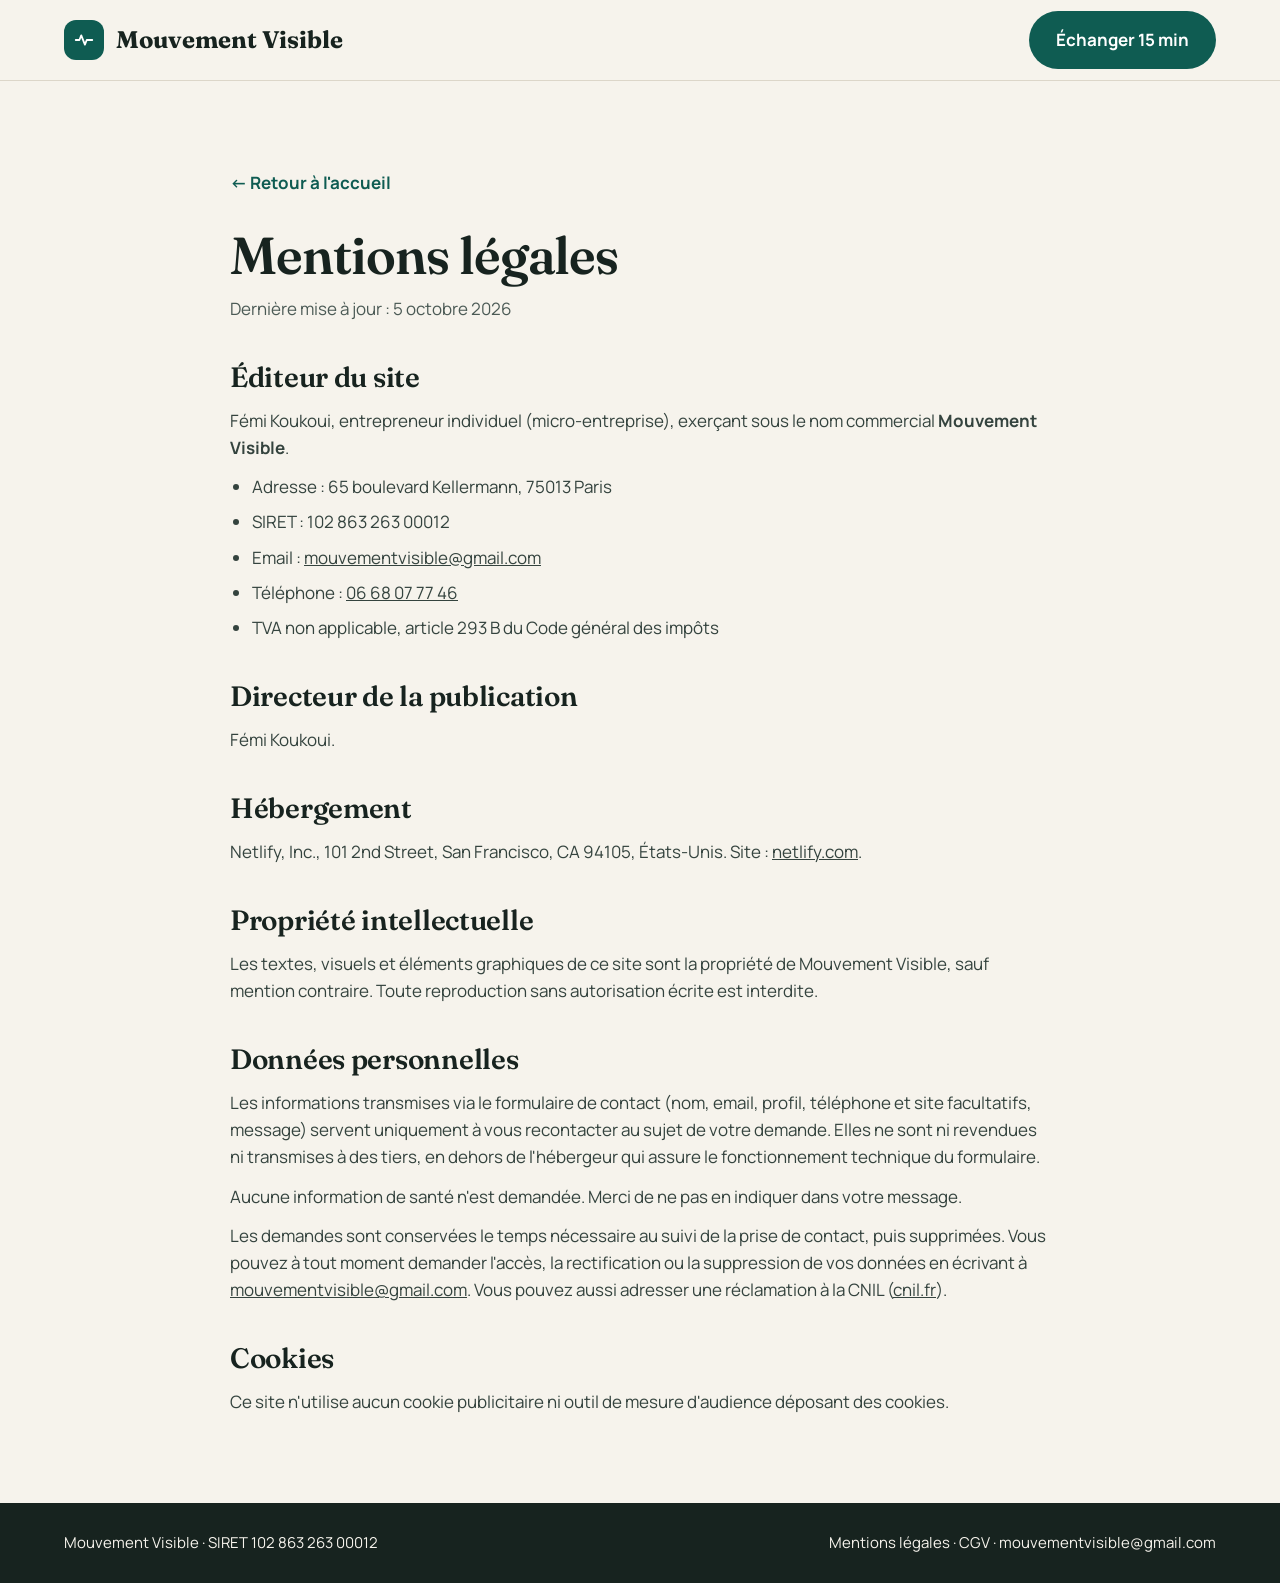
<file: mentions-legales.html>
<!doctype html>
<html lang="fr">
<head>
  <meta charset="utf-8">
  <meta name="viewport" content="width=device-width, initial-scale=1">
  <title>Mentions légales — Mouvement Visible</title>
  <meta name="description" content="Mentions légales du site Mouvement Visible.">
  <meta name="theme-color" content="#0F5C52">
  <link rel="icon" href="assets/img/favicon.svg" type="image/svg+xml">
  <link rel="preconnect" href="https://fonts.googleapis.com">
  <link rel="preconnect" href="https://fonts.gstatic.com" crossorigin>
  <link rel="stylesheet" href="https://fonts.googleapis.com/css2?family=Fraunces:opsz,wght@9..144,600;9..144,700&family=Manrope:wght@400;500;600;700&display=swap">
  <link rel="stylesheet" href="assets/css/style.css">
</head>
<body class="legal-page">
<header class="site-header">
  <div class="container">
    <a class="brand" href="index.html" aria-label="Mouvement Visible, retour à l'accueil">
      <span class="brand-mark" aria-hidden="true">
        <svg width="22" height="22" viewBox="0 0 24 24" fill="none" stroke="#fff" stroke-width="2" stroke-linecap="round" stroke-linejoin="round"><path d="M3 12h4l2-5 4 10 2-5h6"/></svg>
      </span>
      <span class="brand-name">Mouvement Visible</span>
    </a>
    <a class="btn btn--primary" href="index.html#contact">Échanger 15 min</a>
  </div>
</header>
<main class="legal">
  <div class="container">
    <a class="back-link" href="index.html">← Retour à l'accueil</a>
    <h1>Mentions légales</h1>
    <p class="updated">Dernière mise à jour : 5 octobre 2026</p>

    <h2>Éditeur du site</h2>
    <p>Fémi Koukoui, entrepreneur individuel (micro-entreprise), exerçant sous le nom commercial <strong>Mouvement Visible</strong>.</p>
    <ul>
      <li>Adresse : 65 boulevard Kellermann, 75013 Paris</li>
      <li>SIRET : 102 863 263 00012</li>
      <li>Email : <a href="mailto:mouvementvisible@gmail.com">mouvementvisible@gmail.com</a></li>
      <li>Téléphone : <a href="tel:+33668077746">06 68 07 77 46</a></li>
      <li>TVA non applicable, article 293 B du Code général des impôts</li>
    </ul>

    <h2>Directeur de la publication</h2>
    <p>Fémi Koukoui.</p>

    <h2>Hébergement</h2>
    <p>Netlify, Inc., 101 2nd Street, San Francisco, CA 94105, États-Unis. Site : <a href="https://www.netlify.com">netlify.com</a>.</p>

    <h2>Propriété intellectuelle</h2>
    <p>Les textes, visuels et éléments graphiques de ce site sont la propriété de Mouvement Visible, sauf mention contraire. Toute reproduction sans autorisation écrite est interdite.</p>

    <h2>Données personnelles</h2>
    <p>Les informations transmises via le formulaire de contact (nom, email, profil, téléphone et site facultatifs, message) servent uniquement à vous recontacter au sujet de votre demande. Elles ne sont ni revendues ni transmises à des tiers, en dehors de l'hébergeur qui assure le fonctionnement technique du formulaire.</p>
    <p>Aucune information de santé n'est demandée. Merci de ne pas en indiquer dans votre message.</p>
    <p>Les demandes sont conservées le temps nécessaire au suivi de la prise de contact, puis supprimées. Vous pouvez à tout moment demander l'accès, la rectification ou la suppression de vos données en écrivant à <a href="mailto:mouvementvisible@gmail.com">mouvementvisible@gmail.com</a>. Vous pouvez aussi adresser une réclamation à la CNIL (<a href="https://www.cnil.fr">cnil.fr</a>).</p>

    <h2>Cookies</h2>
    <p>Ce site n'utilise aucun cookie publicitaire ni outil de mesure d'audience déposant des cookies.</p>
  </div>
</main>
<footer class="legal-footer">
  <div class="container">
    <span>Mouvement Visible · SIRET 102 863 263 00012</span>
    <span><a href="mentions-legales.html">Mentions légales</a> · <a href="cgv.html">CGV</a> · <a href="mailto:mouvementvisible@gmail.com">mouvementvisible@gmail.com</a></span>
  </div>
</footer>
</body>
</html>
</file>
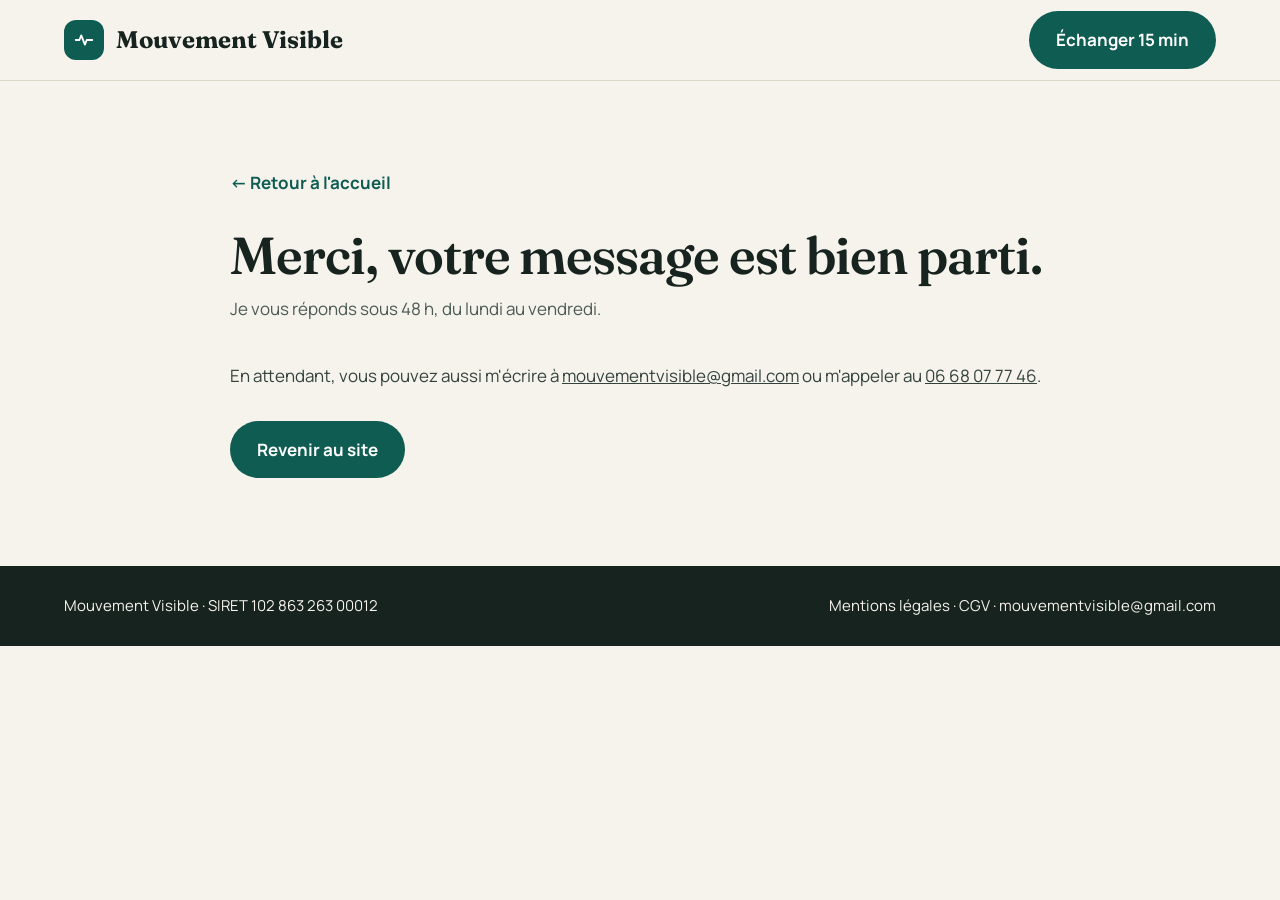
<file: merci.html>
<!doctype html>
<html lang="fr">
<head>
  <meta charset="utf-8">
  <meta name="viewport" content="width=device-width, initial-scale=1">
  <title>Message envoyé — Mouvement Visible</title>
  <meta name="description" content="Votre message a bien été envoyé.">
  <meta name="robots" content="noindex">
  <meta name="theme-color" content="#0F5C52">
  <link rel="icon" href="assets/img/favicon.svg" type="image/svg+xml">
  <link rel="preconnect" href="https://fonts.googleapis.com">
  <link rel="preconnect" href="https://fonts.gstatic.com" crossorigin>
  <link rel="stylesheet" href="https://fonts.googleapis.com/css2?family=Fraunces:opsz,wght@9..144,600;9..144,700&family=Manrope:wght@400;500;600;700&display=swap">
  <link rel="stylesheet" href="assets/css/style.css">
</head>
<body class="legal-page">
<header class="site-header">
  <div class="container">
    <a class="brand" href="index.html" aria-label="Mouvement Visible, retour à l'accueil">
      <span class="brand-mark" aria-hidden="true">
        <svg width="22" height="22" viewBox="0 0 24 24" fill="none" stroke="#fff" stroke-width="2" stroke-linecap="round" stroke-linejoin="round"><path d="M3 12h4l2-5 4 10 2-5h6"/></svg>
      </span>
      <span class="brand-name">Mouvement Visible</span>
    </a>
    <a class="btn btn--primary" href="index.html#contact">Échanger 15 min</a>
  </div>
</header>
<main class="legal">
  <div class="container">
    <a class="back-link" href="index.html">← Retour à l'accueil</a>
    <h1>Merci, votre message est bien parti.</h1>
    <p class="updated">Je vous réponds sous 48 h, du lundi au vendredi.</p>
    <p>En attendant, vous pouvez aussi m'écrire à <a href="mailto:mouvementvisible@gmail.com">mouvementvisible@gmail.com</a> ou m'appeler au <a href="tel:+33668077746">06 68 07 77 46</a>.</p>
    <p style="margin-top:32px"><a class="btn btn--primary" href="index.html">Revenir au site</a></p>
  </div>
</main>
<footer class="legal-footer">
  <div class="container">
    <span>Mouvement Visible · SIRET 102 863 263 00012</span>
    <span><a href="mentions-legales.html">Mentions légales</a> · <a href="cgv.html">CGV</a> · <a href="mailto:mouvementvisible@gmail.com">mouvementvisible@gmail.com</a></span>
  </div>
</footer>
</body>
</html>
</file>
<file: assets/css/style.css>
/* Mouvement Visible — feuille de style
   Palette : crème, vert très foncé, vert profond. Titres Fraunces, texte Manrope. */

:root {
  --cream: #F6F3EC;
  --cream-dark: #EDE8DD;
  --ink: #17231F;
  --ink-soft: #22302B;
  --accent: #0F5C52;
  --accent-soft: #E3ECE7;
  --muted: #4B5A55;
  --muted-on-dark: #B7C6C0;
  --text-on-dark: #D5DED9;
  --line: #DCD6C9;
  --line-dark: #6F807A;
  --white: #FFFFFF;

  --display: 'Fraunces', Georgia, 'Times New Roman', serif;
  --body: 'Manrope', system-ui, -apple-system, 'Segoe UI', sans-serif;

  --max: 1280px;
  --gutter: clamp(20px, 5vw, 80px);
  --section: clamp(64px, 9vw, 104px);
  --radius: 20px;
}

*, *::before, *::after { box-sizing: border-box; }
html { scroll-behavior: smooth; scroll-padding-top: 96px; }
@media (prefers-reduced-motion: reduce) { html { scroll-behavior: auto; } }

body {
  margin: 0;
  background: var(--cream);
  color: var(--ink);
  font-family: var(--body);
  font-size: 17px;
  line-height: 1.6;
  -webkit-font-smoothing: antialiased;
}

img { max-width: 100%; display: block; }
a { color: inherit; }
a:focus-visible, button:focus-visible, input:focus-visible, select:focus-visible, textarea:focus-visible {
  outline: 3px solid var(--accent);
  outline-offset: 3px;
}

.container { width: 100%; max-width: calc(var(--max) + 2 * var(--gutter)); margin: 0 auto; padding-inline: var(--gutter); }

h1, h2, h3 { font-family: var(--display); font-weight: 600; margin: 0; text-wrap: balance; letter-spacing: -0.01em; }
h1 { font-size: clamp(40px, 5.6vw, 68px); line-height: 1.05; letter-spacing: -0.02em; }
h2 { font-size: clamp(32px, 4.2vw, 52px); line-height: 1.1; }
p { margin: 0; }

.eyebrow {
  font-size: 14px; font-weight: 700; letter-spacing: 0.09em; text-transform: uppercase; color: var(--accent);
}
.on-dark .eyebrow { color: var(--muted-on-dark); }

.section { padding-block: var(--section); }
.section-head { display: flex; flex-direction: column; gap: 16px; max-width: 820px; margin-bottom: 48px; }
.section-head--split { max-width: none; flex-direction: row; justify-content: space-between; align-items: flex-end; gap: 48px; flex-wrap: wrap; }
.section-head--split p { max-width: 420px; color: var(--muted); font-size: 18px; }

/* Boutons */
.btn {
  display: inline-flex; align-items: center; justify-content: center;
  min-height: 48px; padding: 14px 26px; border-radius: 999px;
  font-family: var(--body); font-size: 17px; font-weight: 700; text-decoration: none;
  border: 1.5px solid transparent; cursor: pointer; transition: transform .15s ease, background-color .15s ease;
}
.btn:hover { transform: translateY(-1px); }
.btn--primary { background: var(--accent); color: var(--white); }
.btn--primary:hover { background: #0b4a42; }
.btn--dark { background: var(--ink); color: var(--cream); }
.btn--cream { background: var(--cream); color: var(--ink); }
.btn--outline { border-color: var(--ink); color: var(--ink); background: transparent; }
.link-underline { font-weight: 700; text-decoration: none; border-bottom: 2px solid var(--ink); padding-block: 4px; }

/* En-tête */
.site-header {
  position: sticky; top: 0; z-index: 50;
  background: rgba(246, 243, 236, 0.94);
  backdrop-filter: saturate(140%) blur(8px);
  border-bottom: 1px solid var(--line);
}
.site-header .container { display: flex; align-items: center; justify-content: space-between; min-height: 80px; gap: 24px; }
.brand { display: flex; align-items: center; gap: 12px; text-decoration: none; }
.brand-mark { width: 40px; height: 40px; border-radius: 12px; background: var(--accent); display: grid; place-items: center; flex-shrink: 0; }
.brand-name { font-family: var(--display); font-weight: 700; font-size: 24px; }
.nav { display: flex; align-items: center; gap: 32px; font-size: 16px; font-weight: 600; }
.nav a { text-decoration: none; }
.nav a:not(.btn):hover { color: var(--accent); }
.nav .btn { min-height: 44px; padding: 10px 20px; font-size: 16px; }
.nav-toggle { display: none; background: none; border: 1.5px solid var(--ink); border-radius: 12px; width: 48px; height: 48px; cursor: pointer; place-items: center; }

@media (max-width: 920px) {
  .nav-toggle { display: grid; }
  .nav {
    position: absolute; top: 100%; left: 0; right: 0;
    flex-direction: column; align-items: stretch; gap: 0;
    background: var(--cream); border-bottom: 1px solid var(--line);
    padding: 8px var(--gutter) 24px;
    display: none;
  }
  .nav.is-open { display: flex; }
  .nav a:not(.btn) { padding: 14px 0; border-bottom: 1px solid var(--line); }
  .nav .btn { margin-top: 16px; }
}

/* Hero */
.hero { padding-block: clamp(56px, 8vw, 96px) clamp(64px, 9vw, 104px); }
.hero .container { display: grid; grid-template-columns: repeat(2, minmax(0, 1fr)); gap: clamp(40px, 6vw, 72px); align-items: center; }
.hero-text { display: flex; flex-direction: column; gap: 28px; }
.badge { align-self: flex-start; font-size: 14px; font-weight: 700; letter-spacing: 0.06em; text-transform: uppercase; color: var(--accent); background: var(--accent-soft); padding: 8px 14px; border-radius: 999px; }
.hero h1 .accent { color: var(--accent); }
.hero-lead { font-size: 20px; color: var(--muted); max-width: 560px; }
.hero-actions { display: flex; gap: 16px 24px; align-items: center; flex-wrap: wrap; }

.hero-visual { position: relative; padding-bottom: 72px; }
.browser { background: var(--white); border: 1px solid var(--line); border-radius: var(--radius); overflow: hidden; box-shadow: 0 24px 48px rgba(23, 35, 31, 0.08); }
.browser-bar { height: 44px; border-bottom: 1px solid var(--line); display: flex; align-items: center; gap: 8px; padding: 0 18px; }
.browser-bar span.dot { width: 11px; height: 11px; border-radius: 50%; background: var(--line); }
.browser-bar .url { margin-left: 12px; font-size: 13px; color: var(--muted); }
.browser-body { padding: 32px; display: flex; flex-direction: column; gap: 20px; }
.browser-body .label { font-size: 13px; font-weight: 700; letter-spacing: 0.09em; text-transform: uppercase; color: var(--muted); }
.browser-body .title { font-family: var(--display); font-weight: 600; font-size: clamp(24px, 2.4vw, 32px); line-height: 1.15; }
.chips { display: grid; grid-template-columns: repeat(3, minmax(0, 1fr)); gap: 10px; }
.chips span { font-size: 14px; font-weight: 600; padding: 12px; background: var(--cream); border-radius: 12px; }
.browser-body p { font-size: 16px; color: var(--muted); }
.fake-btn { align-self: flex-start; font-size: 15px; font-weight: 700; color: var(--white); background: var(--accent); padding: 12px 20px; border-radius: 999px; }
.prescriber-card {
  position: absolute; right: 0; bottom: 0; width: min(300px, 80%);
  background: var(--ink); color: var(--cream); border-radius: 16px; padding: 22px;
  display: flex; flex-direction: column; gap: 8px; box-shadow: 0 16px 32px rgba(23, 35, 31, 0.18);
}
.prescriber-card .k { display: flex; align-items: center; gap: 8px; font-size: 13px; font-weight: 700; letter-spacing: 0.09em; text-transform: uppercase; color: var(--muted-on-dark); }
.prescriber-card strong { font-size: 17px; line-height: 1.35; }
.prescriber-card p { font-size: 14px; color: var(--muted-on-dark); line-height: 1.5; }

/* Le projet */
.projet { background: var(--ink); color: var(--cream); }
.projet .container { display: grid; grid-template-columns: 5fr 7fr; gap: clamp(32px, 5vw, 56px); align-items: center; }
.projet-photo { width: 100%; height: clamp(420px, 52vw, 680px); object-fit: cover; object-position: 50% 30%; border-radius: 24px; }
.projet-text { display: flex; flex-direction: column; gap: 24px; min-width: 0; }
.projet-text > p { font-size: 19px; line-height: 1.65; color: var(--text-on-dark); }
.skills { display: grid; grid-template-columns: repeat(2, minmax(0, 1fr)); gap: 16px; }
.skill-card { background: var(--ink-soft); border-radius: 18px; padding: 24px; }
.skill-card h3 { font-family: var(--body); font-size: 13px; font-weight: 700; letter-spacing: 0.09em; text-transform: uppercase; color: var(--muted-on-dark); margin-bottom: 12px; }
.skill-card ul { list-style: none; margin: 0; padding: 0; display: flex; flex-direction: column; gap: 10px; font-size: 16px; line-height: 1.5; }
.pillars { display: grid; grid-template-columns: repeat(3, minmax(0, 1fr)); gap: 20px; }
.pillar { border-top: 2px solid var(--line-dark); padding-top: 18px; display: flex; flex-direction: column; gap: 8px; }
.pillar strong { font-size: 18px; }
.pillar span { font-size: 16px; color: var(--muted-on-dark); line-height: 1.55; }
.signature { font-weight: 700; }

/* Constat */
.story { background: var(--white); border: 1px solid var(--line); border-radius: 24px; padding: clamp(28px, 4vw, 48px); display: grid; grid-template-columns: 4fr 8fr; gap: clamp(24px, 4vw, 40px); align-items: center; margin-bottom: 24px; }
.story-intro { display: flex; flex-direction: column; gap: 10px; }
.story-intro h3 { font-size: clamp(30px, 3vw, 40px); }
.story-intro span { color: var(--muted); font-size: 16px; }
.story p { font-size: 19px; line-height: 1.7; color: #34433E; }
.quotes { display: grid; grid-template-columns: repeat(3, minmax(0, 1fr)); gap: 24px; }
.quote { background: var(--white); border: 1px solid var(--line); border-radius: var(--radius); padding: 32px; display: flex; flex-direction: column; gap: 14px; }
.quote h3 { font-size: 24px; line-height: 1.25; }
.quote p { color: var(--muted); }

/* Ce qu'on construit */
.cards-3 { display: grid; grid-template-columns: repeat(3, minmax(0, 1fr)); gap: 24px; }
.feature { background: var(--accent-soft); border-radius: var(--radius); padding: 36px; display: flex; flex-direction: column; gap: 16px; }
.feature h3 { font-size: 28px; }
.feature p { color: #34433E; }

/* Étapes */
.total-time { background: var(--ink); color: var(--cream); border-radius: 16px; padding: 20px 24px; display: flex; flex-direction: column; gap: 2px; }
.total-time span { font-size: 14px; font-weight: 600; color: var(--muted-on-dark); }
.total-time strong { font-family: var(--display); font-size: 34px; line-height: 1.1; }
.steps { list-style: none; margin: 0; padding: 0; display: grid; grid-template-columns: repeat(5, minmax(0, 1fr)); gap: 16px; }
.step { background: var(--white); border: 1px solid var(--line); border-radius: var(--radius); padding: 24px; display: flex; flex-direction: column; gap: 12px; }
.step-num { width: 36px; height: 36px; border-radius: 50%; background: var(--accent); color: var(--white); font-weight: 700; display: grid; place-items: center; }
.step h3 { font-family: var(--body); font-size: 19px; font-weight: 700; line-height: 1.3; }
.step p { font-size: 15px; color: var(--muted); line-height: 1.55; }
.step .time { margin-top: auto; align-self: flex-start; font-size: 13px; font-weight: 700; padding: 6px 10px; background: var(--accent-soft); border-radius: 999px; }

/* Formules */
.formules { background: var(--cream-dark); }
.plans { display: grid; grid-template-columns: repeat(3, minmax(0, 1fr)); gap: 24px; }
.plan { background: var(--white); border: 1px solid var(--line); border-radius: 24px; padding: 36px; display: flex; flex-direction: column; gap: 22px; }
.plan--featured { background: var(--ink); color: var(--cream); border-color: var(--ink); }
.plan-head { display: flex; justify-content: space-between; align-items: center; gap: 12px; }
.plan h3 { font-size: 30px; }
.plan .tag { font-size: 13px; font-weight: 700; padding: 6px 12px; background: var(--accent); color: var(--white); border-radius: 999px; }
.plan .price { display: flex; flex-direction: column; gap: 4px; }
.plan .price strong { font-family: var(--display); font-size: 34px; line-height: 1.1; }
.plan .price span { font-size: 15px; color: var(--muted); }
.plan--featured .price span { color: var(--muted-on-dark); }
.plan ul { list-style: none; margin: 0; padding: 0; display: flex; flex-direction: column; gap: 12px; font-size: 16px; line-height: 1.45; }
.plan li { display: flex; gap: 10px; }
.plan li svg { flex-shrink: 0; margin-top: 1px; }
.plan .btn { margin-top: auto; align-self: flex-start; }
.plan--featured .btn--outline { border-color: var(--cream); color: var(--cream); }

/* Engagements */
.commitments { display: grid; grid-template-columns: repeat(4, minmax(0, 1fr)); gap: 24px; }
.commitment { border-top: 2px solid var(--ink); padding-top: 24px; display: flex; flex-direction: column; gap: 12px; }
.commitment h3 { font-family: var(--body); font-size: 20px; font-weight: 700; }
.commitment p { font-size: 16px; color: var(--muted); }

/* Contact */
.contact { background: var(--accent); color: var(--white); }
.contact .container { display: grid; grid-template-columns: 5fr 7fr; gap: clamp(32px, 5vw, 56px); align-items: start; }
.contact .eyebrow { color: #CFE3DB; }
.contact-intro { display: flex; flex-direction: column; gap: 28px; }
.contact-intro > p { font-size: 19px; color: #E4EFEA; }
.contact-steps { list-style: none; margin: 0; padding: 0; display: flex; flex-direction: column; gap: 16px; }
.contact-steps li { display: flex; gap: 16px; align-items: flex-start; font-size: 17px; }
.contact-steps .n { width: 36px; height: 36px; flex-shrink: 0; border-radius: 50%; background: var(--cream); color: var(--ink); font-weight: 700; display: grid; place-items: center; }
.contact-steps li span:last-child { padding-top: 5px; }
.coords { display: flex; flex-direction: column; gap: 12px; padding-top: 24px; border-top: 1px solid rgba(255,255,255,0.35); font-size: 17px; font-weight: 600; }
.coords a { display: inline-flex; gap: 12px; align-items: center; text-decoration: none; }
.coords a:hover { text-decoration: underline; }
.coords small { font-size: 15px; font-weight: 500; color: #CFE3DB; }

.form-card { background: var(--white); color: var(--ink); border-radius: 24px; padding: clamp(24px, 4vw, 40px); display: flex; flex-direction: column; gap: 24px; min-width: 0; }
.form-card h3 { font-size: 28px; }
.divider { display: flex; align-items: center; gap: 16px; font-size: 14px; font-weight: 600; color: var(--muted); }
.divider::before, .divider::after { content: ''; flex: 1; height: 1px; background: var(--line); }
.form { display: flex; flex-direction: column; gap: 18px; }
.form-row { display: grid; grid-template-columns: repeat(2, minmax(0, 1fr)); gap: 16px; }
.field { display: flex; flex-direction: column; gap: 8px; font-size: 15px; font-weight: 600; }
.field input, .field select, .field textarea {
  font-family: var(--body); font-size: 16px; color: var(--ink);
  padding: 13px 16px; border: 1px solid #C9C2B3; border-radius: 12px; background: var(--white); width: 100%;
}
.field textarea { resize: vertical; min-height: 110px; }
.form-foot { display: flex; justify-content: space-between; align-items: center; gap: 20px; flex-wrap: wrap; }
.form-foot small { font-size: 13px; color: var(--muted); max-width: 360px; line-height: 1.5; }
.hidden-field { position: absolute; left: -9999px; }
.form-success { background: var(--accent-soft); border-radius: 16px; padding: 24px; font-weight: 600; }

/* Pied de page */
.site-footer { background: var(--accent); color: var(--white); padding-bottom: 40px; }
.site-footer .container { border-top: 1px solid rgba(255,255,255,0.45); padding-top: 28px; display: flex; justify-content: space-between; gap: 16px 32px; flex-wrap: wrap; font-size: 15px; font-weight: 600; }
.site-footer nav { display: flex; gap: 8px 20px; flex-wrap: wrap; }
.site-footer a { text-decoration: none; }
.site-footer a:hover { text-decoration: underline; }

/* Pages légales */
.legal { padding-block: clamp(48px, 7vw, 88px); }
.legal .container { max-width: calc(820px + 2 * var(--gutter)); }
.legal h1 { font-size: clamp(36px, 5vw, 52px); margin-bottom: 12px; }
.legal .updated { color: var(--muted); margin-bottom: 40px; }
.legal h2 { font-size: clamp(22px, 2.6vw, 28px); margin: 40px 0 14px; }
.legal p, .legal li { color: #34433E; }
.legal p + p { margin-top: 12px; }
.legal ul, .legal ol { padding-left: 22px; display: flex; flex-direction: column; gap: 8px; margin: 12px 0; }
.legal table { width: 100%; border-collapse: collapse; margin: 16px 0; font-size: 16px; }
.legal th, .legal td { text-align: left; padding: 12px; border: 1px solid var(--line); vertical-align: top; }
.legal th { background: var(--accent-soft); }
.table-wrap { overflow-x: auto; }
.back-link { display: inline-block; margin-bottom: 32px; font-weight: 700; text-decoration: none; color: var(--accent); }
.legal-footer { background: var(--ink); color: var(--cream); padding-block: 28px; }
.legal-footer .container { display: flex; justify-content: space-between; gap: 16px; flex-wrap: wrap; font-size: 15px; }
.legal-footer a { text-decoration: none; }

/* Responsive */
@media (max-width: 1100px) {
  .steps { grid-template-columns: repeat(3, minmax(0, 1fr)); }
  .commitments { grid-template-columns: repeat(2, minmax(0, 1fr)); }
}
@media (max-width: 920px) {
  .hero .container, .projet .container, .contact .container { grid-template-columns: minmax(0, 1fr); }
  .cards-3, .quotes, .plans { grid-template-columns: minmax(0, 1fr); }
  .story { grid-template-columns: minmax(0, 1fr); }
  .steps { grid-template-columns: repeat(2, minmax(0, 1fr)); }
  .projet-photo { height: clamp(380px, 90vw, 560px); }
}
@media (max-width: 640px) {
  body { font-size: 16px; }
  .skills, .pillars, .commitments, .steps, .form-row { grid-template-columns: minmax(0, 1fr); }
  .chips { grid-template-columns: minmax(0, 1fr); }
  .hero-visual { padding-bottom: 0; display: flex; flex-direction: column; gap: 16px; }
  .prescriber-card { position: static; width: 100%; }
  .hero-lead, .projet-text > p, .story p, .contact-intro > p { font-size: 17px; }
  .browser-body { padding: 24px; }
  .section-head { margin-bottom: 32px; }
}

/* En-tête des pages légales sur mobile */
.site-header .btn { white-space: nowrap; }
@media (max-width: 640px) {
  .legal-page .site-header .btn { padding: 10px 16px; font-size: 14px; }
}
</file>
